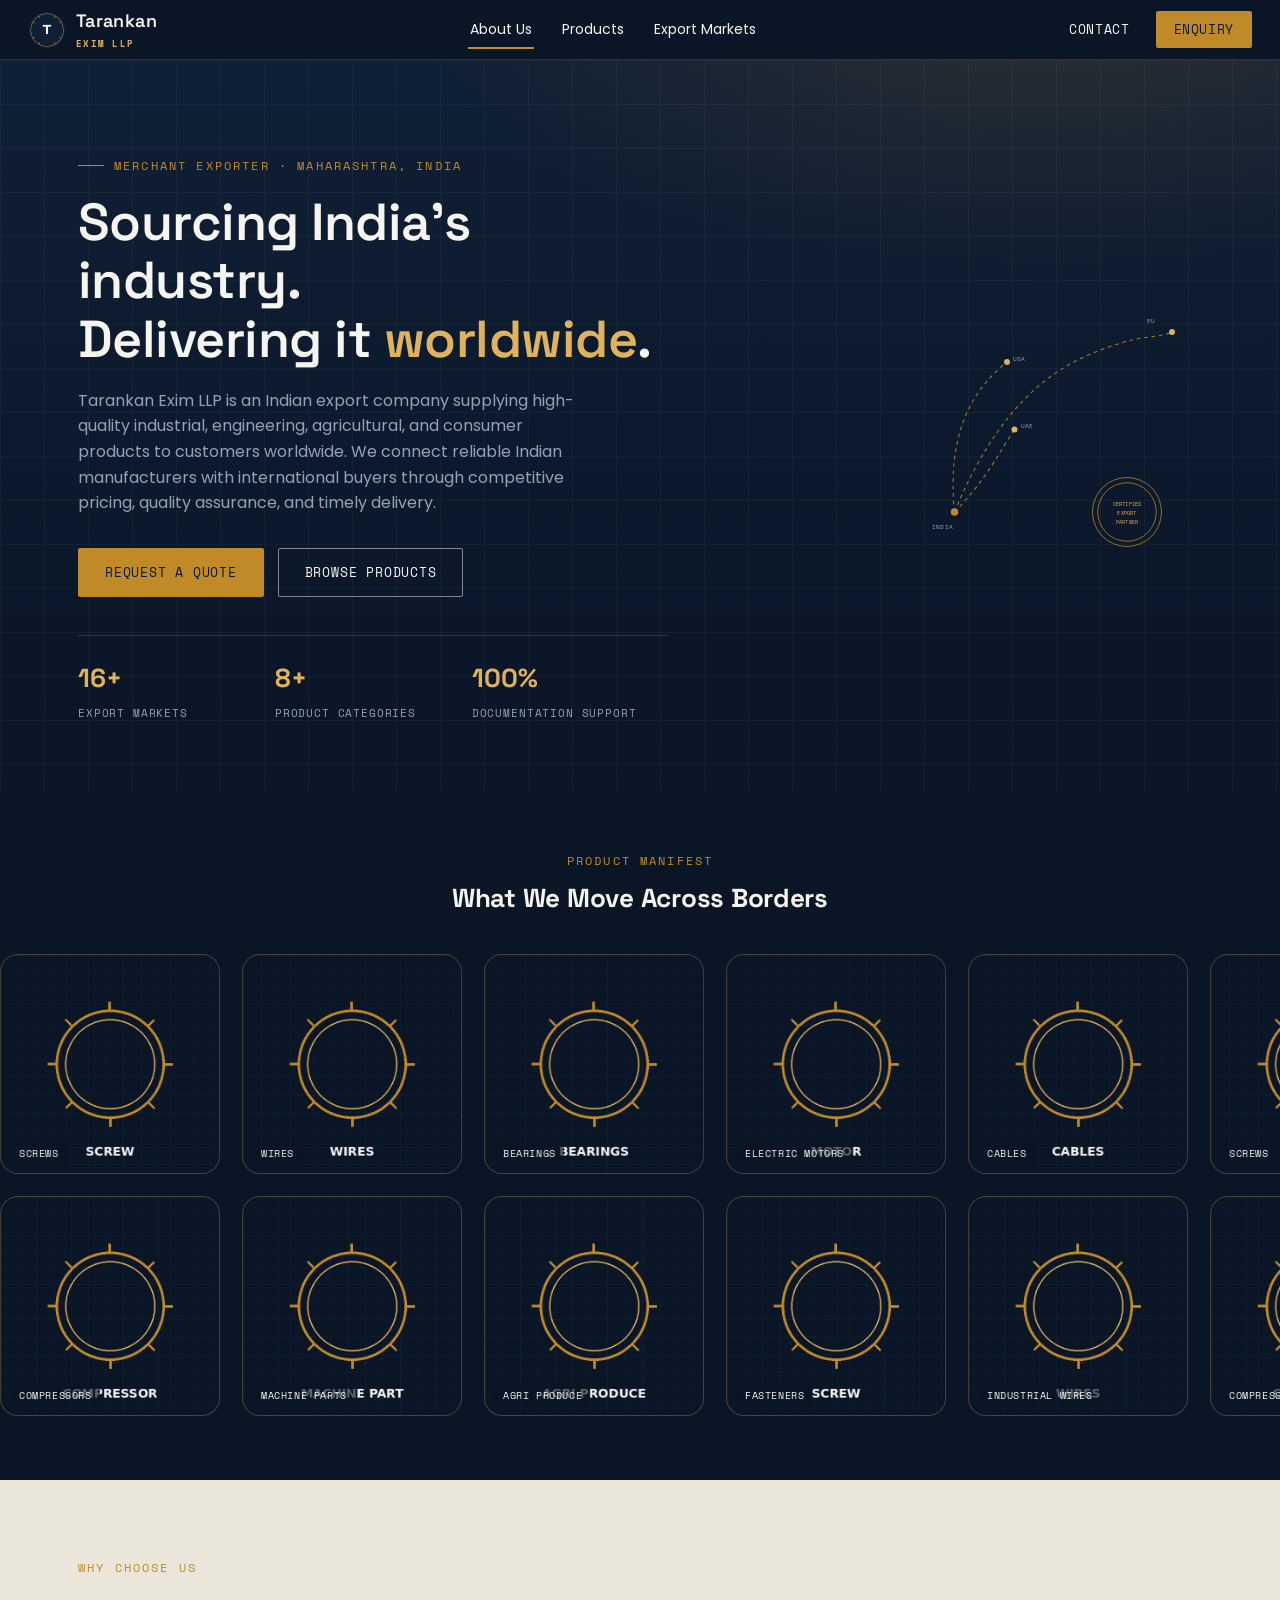
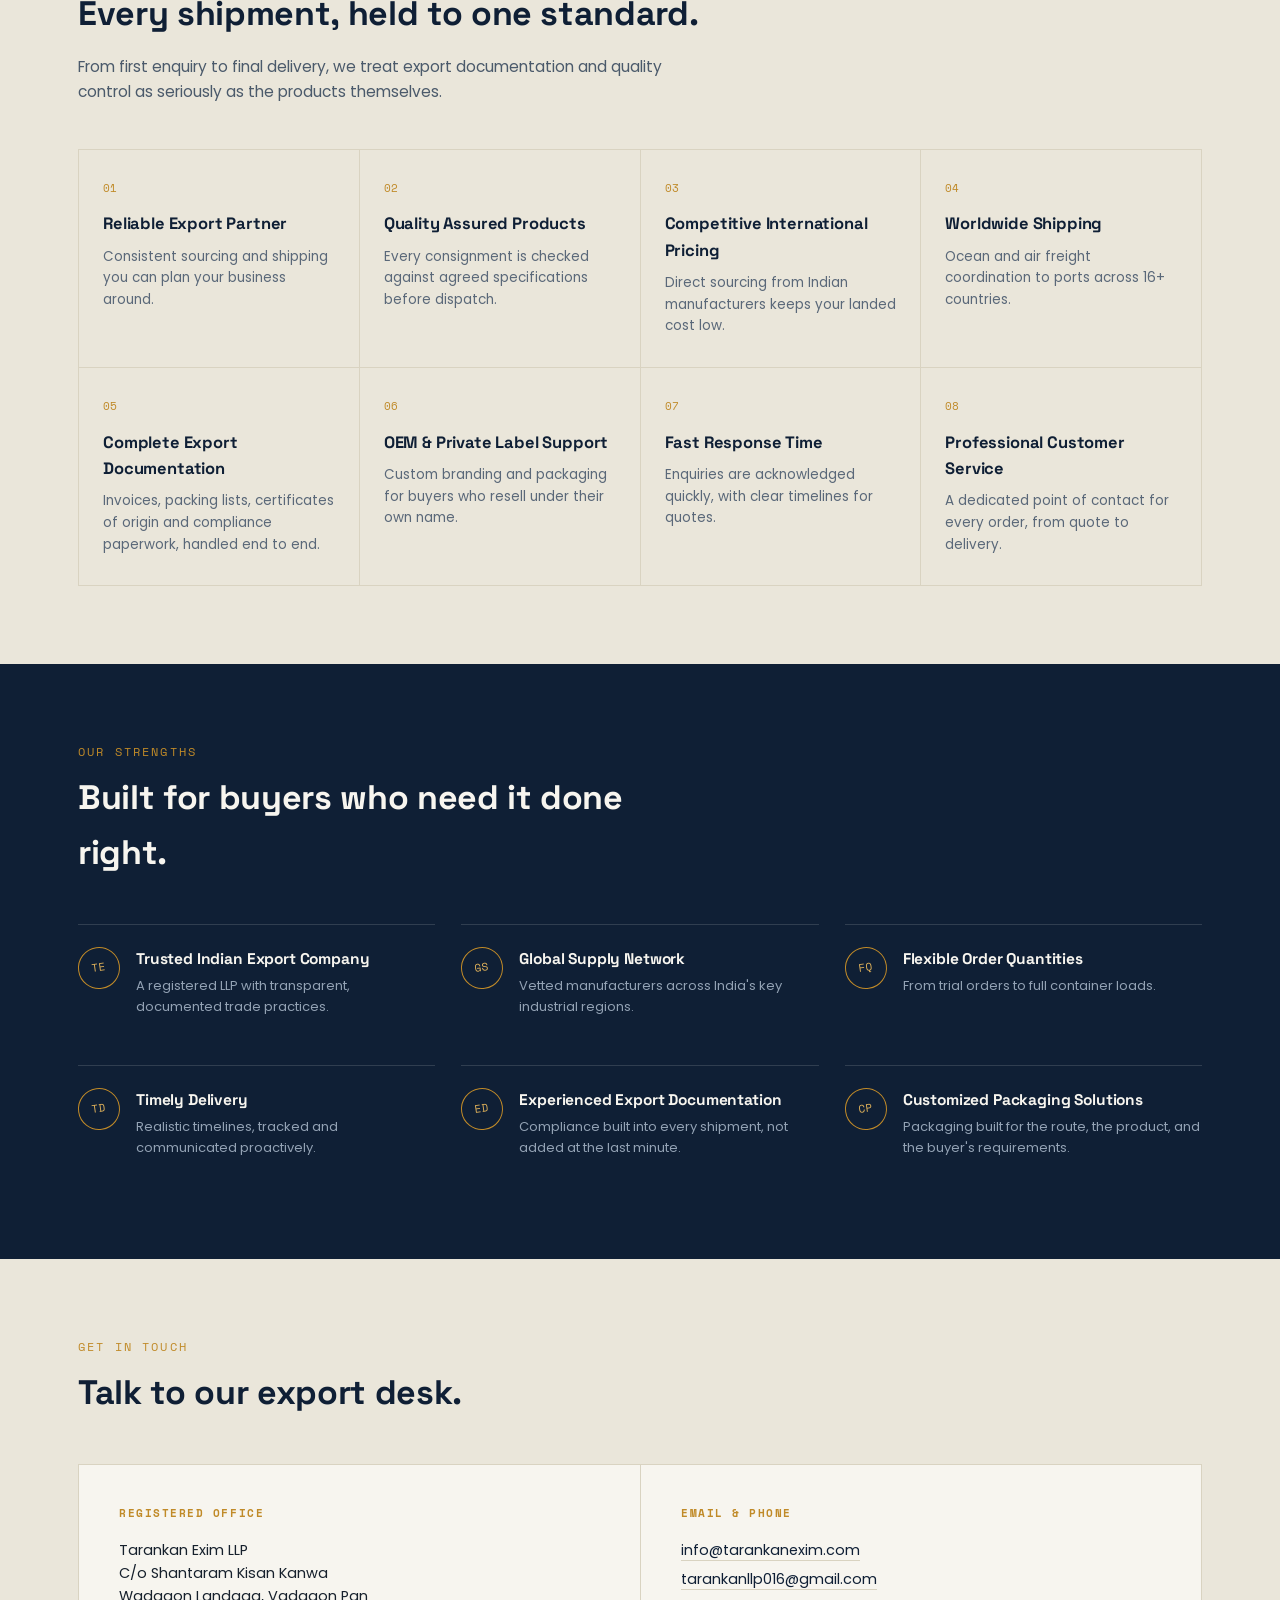
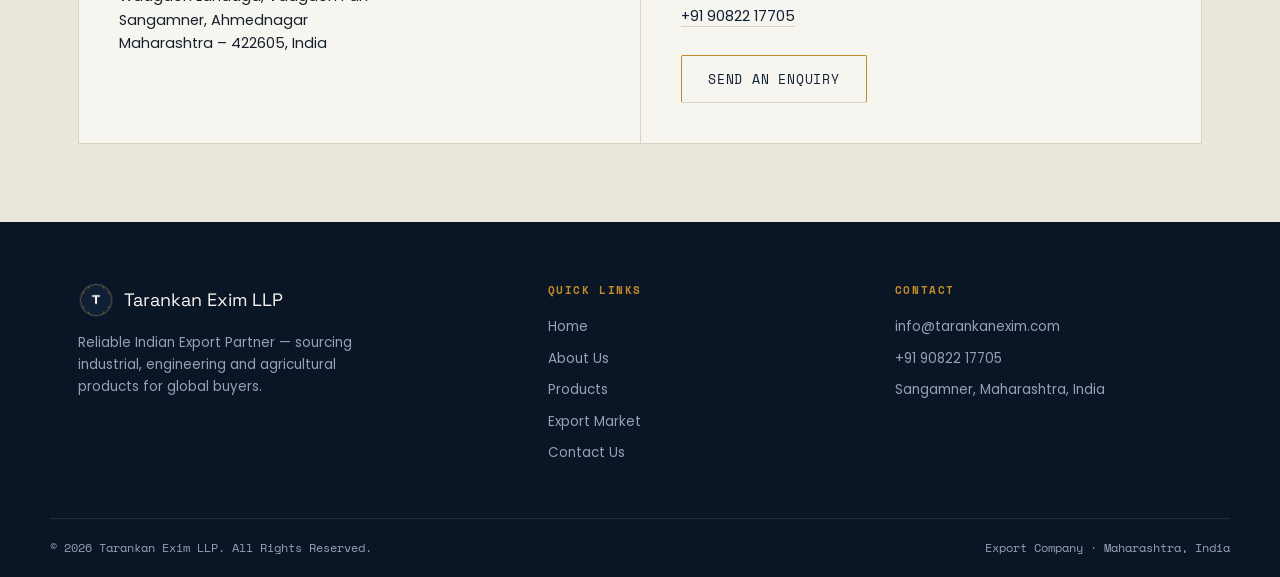
<file: index.html>
<!DOCTYPE html>
<html lang="en">
<head>
<meta charset="UTF-8">
<meta name="viewport" content="width=device-width, initial-scale=1.0">
<title>Tarankan Exim LLP | Indian Export Company &amp; Merchant Exporter</title>
<meta name="description" content="Tarankan Exim LLP is an Indian export company and merchant exporter based in Maharashtra, supplying industrial, engineering and agricultural products to global buyers.">
<link rel="preconnect" href="https://fonts.googleapis.com">
<link rel="preconnect" href="https://fonts.gstatic.com" crossorigin>
<link href="https://fonts.googleapis.com/css2?family=Space+Grotesk:wght@500;600;700&family=Space+Mono:wght@400;700&family=Poppins:wght@300;400;500;600&display=swap" rel="stylesheet">
<link rel="stylesheet" href="style.css">
</head>
<body>

<!-- ================= NAVIGATION ================= -->
<nav class="navigation-bar">
  <div class="navigation-bar-box" id="navigation-bar-box1">
    <div class="navigation-bar-box-logo">
      <a href="index.html"><img id="tarankan-navigation-logo" src="Assets/Logo/tarankan-navigation-logo.png" alt="Tarankan Exim LLP logo"></a>
      <a href="index.html" style="text-decoration:none;">
        <span class="tarankan-logo-text">Tarankan
          <span class="tarankan-logo-tag">Exim LLP</span>
        </span>
      </a>
    </div>
    <div class="mobile-bar">
      <button class="mobile-menu-icon" id="mobile-menu-icon" aria-label="Open menu">
        <span></span><span></span><span></span>
      </button>
    </div>
  </div>

  <div class="navigation-bar-box" id="navigation-bar-box2">
    <div class="nav-hover-item"><a href="about-us.html" id="about-us-link" class="active">About Us</a></div>
    <div class="nav-hover-item"><a href="products.html" id="products-link">Products</a></div>
    <div class="nav-hover-item"><a href="export-markets.html" id="export-markets-link">Export Markets</a></div>
  </div>

  <div class="navigation-bar-box" id="navigation-bar-box3">
    <span><a href="contact.html">Contact</a></span>
    <span><a href="enquiry.html" id="enquiry-nav-link">Enquiry</a></span>
  </div>
</nav>

<!-- Desktop hover boxes -->
<div id="about-us-hover-box" class="hover-box">
  <span class="hover-box-title">About Tarankan Exim LLP</span>
  <p>Tarankan Exim LLP is a registered Limited Liability Partnership based in Maharashtra, India. We specialize in sourcing and exporting quality products from India to international markets. Our focus is on building long-term relationships through reliability, transparency, and customer satisfaction. Whether you require industrial products, engineering components, agricultural commodities, or customized export solutions, we ensure every shipment meets international standards.</p>
  <a href="about-us.html" class="hover-box-link">Read more about us &rarr;</a>
</div>

<div id="products-hover-box" class="hover-box">
  <span class="hover-box-title">Our Product Range</span>
  <div class="products-columns">
    <a href="products.html">Screws &amp; Fasteners</a>
    <a href="products.html">Bearings</a>
    <a href="products.html">Industrial Wires</a>
    <a href="products.html">Cables</a>
    <a href="products.html">Electric Motors</a>
    <a href="products.html">Compressors</a>
    <a href="products.html">Machine Parts</a>
    <a href="products.html">Agricultural Produce</a>
  </div>
  <a href="products.html" class="hover-box-link">View all products &rarr;</a>
</div>

<div id="export-markets-hover-box" class="hover-box">
  <span class="hover-box-title">Tarankan Exim LLP serves customers across</span>
  <div class="markets-grid">
    <span>USA</span><span>Canada</span><span>UK</span><span>Germany</span>
    <span>France</span><span>Netherlands</span><span>UAE</span><span>Saudi Arabia</span>
    <span>Oman</span><span>Kuwait</span><span>Singapore</span><span>Malaysia</span>
    <span>Vietnam</span><span>Australia</span><span>South Africa</span><span>Kenya</span>
  </div>
  <a href="export-markets.html" class="hover-box-link">Explore export markets &rarr;</a>
</div>

<!-- Mobile sidebar -->
<div class="sidebar-overlay" id="sidebar-overlay"></div>
<aside class="mobile-sidebar" id="mobile-sidebar">
  <button class="mobile-sidebar-close" id="mobile-sidebar-close" aria-label="Close menu">&times;</button>
  <div class="mobile-sidebar-logo">
    <img src="Assets/Logo/tarankan-navigation-logo.png" alt="Tarankan Exim LLP logo">
    <span>Tarankan Exim LLP</span>
  </div>
  <nav class="mobile-sidebar-links">
    <a href="about-us.html">About Us</a>
    <a href="products.html">Products</a>
    <a href="export-markets.html">Export Markets</a>
    <a href="contact.html">Contact</a>
    <a href="enquiry.html">Enquiry</a>
  </nav>
  <div class="mobile-sidebar-cta">
    <a href="enquiry.html" class="btn btn-brass" style="width:100%; justify-content:center;">Send Enquiry</a>
  </div>
</aside>

<!-- ================= HERO ================= -->
<header class="hero">
  <div class="wrap hero-inner">
    <div>
      <div class="hero-eyebrow"><span class="eyebrow">Merchant Exporter · Maharashtra, India</span></div>
      <h1>Sourcing India's industry.<br>Delivering it <em>worldwide</em>.</h1>
      <p class="lede">Tarankan Exim LLP is an Indian export company supplying high-quality industrial, engineering, agricultural, and consumer products to customers worldwide. We connect reliable Indian manufacturers with international buyers through competitive pricing, quality assurance, and timely delivery.</p>
      <div class="hero-actions">
        <a href="enquiry.html" class="btn btn-brass">Request a Quote</a>
        <a href="products.html" class="btn btn-outline-light">Browse Products</a>
      </div>
      <div class="hero-stats">
        <div><strong>16+</strong><span>Export Markets</span></div>
        <div><strong>8+</strong><span>Product Categories</span></div>
        <div><strong>100%</strong><span>Documentation Support</span></div>
      </div>
    </div>

    <div class="trade-lane" aria-hidden="true">
      <svg viewBox="0 0 400 400">
        <path class="lane-path" d="M70,300 C120,180 180,120 250,90 S 340,70 360,60"></path>
        <path class="lane-path" d="M70,300 C110,260 130,220 150,190" style="animation-delay:-4s;"></path>
        <path class="lane-path" d="M70,300 C60,200 90,140 140,100" style="animation-delay:-9s;"></path>
        <circle class="lane-node origin" cx="70" cy="300" r="5"></circle>
        <text x="40" y="322">INDIA</text>
        <circle class="lane-node" cx="360" cy="60" r="4"></circle>
        <text x="326" y="48">EU</text>
        <circle class="lane-node" cx="150" cy="190" r="4"></circle>
        <text x="158" y="188">UAE</text>
        <circle class="lane-node" cx="140" cy="100" r="4"></circle>
        <text x="148" y="98">USA</text>
        <circle class="stamp" cx="300" cy="300" r="46"></circle>
        <circle class="stamp" cx="300" cy="300" r="39"></circle>
        <text class="stamp-text" x="300" y="292" text-anchor="middle">CERTIFIED</text>
        <text class="stamp-text" x="300" y="304" text-anchor="middle">EXPORT</text>
        <text class="stamp-text" x="300" y="316" text-anchor="middle">PARTNER</text>
      </svg>
    </div>
  </div>
</header>

<!-- ================= SLIDING PRODUCT BOXES ================= -->
<section class="marquee-section">
  <div class="wrap marquee-heading">
    <span class="eyebrow">Product Manifest</span>
    <h2>What We Move Across Borders</h2>
  </div>
  <div class="marquee-track">
    <div class="marquee-row row-left" id="marquee-row-top"></div>
    <div class="marquee-row row-right" id="marquee-row-bottom"></div>
  </div>
</section>

<!-- ================= WHY CHOOSE US ================= -->
<section class="section section-paper">
  <div class="wrap">
    <div class="section-head">
      <span class="eyebrow">Why Choose Us</span>
      <h2>Every shipment, held to one standard.</h2>
      <p class="section-lede">From first enquiry to final delivery, we treat export documentation and quality control as seriously as the products themselves.</p>
    </div>
    <div class="grid-cards">
      <div class="card"><span class="card-index">01</span><h3>Reliable Export Partner</h3><p>Consistent sourcing and shipping you can plan your business around.</p></div>
      <div class="card"><span class="card-index">02</span><h3>Quality Assured Products</h3><p>Every consignment is checked against agreed specifications before dispatch.</p></div>
      <div class="card"><span class="card-index">03</span><h3>Competitive International Pricing</h3><p>Direct sourcing from Indian manufacturers keeps your landed cost low.</p></div>
      <div class="card"><span class="card-index">04</span><h3>Worldwide Shipping</h3><p>Ocean and air freight coordination to ports across 16+ countries.</p></div>
      <div class="card"><span class="card-index">05</span><h3>Complete Export Documentation</h3><p>Invoices, packing lists, certificates of origin and compliance paperwork, handled end to end.</p></div>
      <div class="card"><span class="card-index">06</span><h3>OEM &amp; Private Label Support</h3><p>Custom branding and packaging for buyers who resell under their own name.</p></div>
      <div class="card"><span class="card-index">07</span><h3>Fast Response Time</h3><p>Enquiries are acknowledged quickly, with clear timelines for quotes.</p></div>
      <div class="card"><span class="card-index">08</span><h3>Professional Customer Service</h3><p>A dedicated point of contact for every order, from quote to delivery.</p></div>
    </div>
  </div>
</section>

<!-- ================= OUR STRENGTHS ================= -->
<section class="section section-dark">
  <div class="wrap">
    <div class="section-head">
      <span class="eyebrow">Our Strengths</span>
      <h2>Built for buyers who need it done right.</h2>
    </div>
    <div class="strengths-grid">
      <div class="strength-item"><div class="stamp-mini">TE</div><div><h3>Trusted Indian Export Company</h3><p>A registered LLP with transparent, documented trade practices.</p></div></div>
      <div class="strength-item"><div class="stamp-mini">GS</div><div><h3>Global Supply Network</h3><p>Vetted manufacturers across India's key industrial regions.</p></div></div>
      <div class="strength-item"><div class="stamp-mini">FQ</div><div><h3>Flexible Order Quantities</h3><p>From trial orders to full container loads.</p></div></div>
      <div class="strength-item"><div class="stamp-mini">TD</div><div><h3>Timely Delivery</h3><p>Realistic timelines, tracked and communicated proactively.</p></div></div>
      <div class="strength-item"><div class="stamp-mini">ED</div><div><h3>Experienced Export Documentation</h3><p>Compliance built into every shipment, not added at the last minute.</p></div></div>
      <div class="strength-item"><div class="stamp-mini">CP</div><div><h3>Customized Packaging Solutions</h3><p>Packaging built for the route, the product, and the buyer's requirements.</p></div></div>
    </div>
  </div>
</section>

<!-- ================= CONTACT PREVIEW ================= -->
<section class="section section-paper">
  <div class="wrap">
    <div class="section-head">
      <span class="eyebrow">Get In Touch</span>
      <h2>Talk to our export desk.</h2>
    </div>
    <div class="contact-panel">
      <div class="contact-block">
        <h3>Registered Office</h3>
        <address>
          Tarankan Exim LLP<br>
          C/o Shantaram Kisan Kanwa<br>
          Wadgaon Landaga, Vadgaon Pan<br>
          Sangamner, Ahmednagar<br>
          Maharashtra – 422605, India
        </address>
      </div>
      <div class="contact-block">
        <h3>Email &amp; Phone</h3>
        <p><a href="mailto:info@tarankanexim.com">info@tarankanexim.com</a></p>
        <p><a href="mailto:tarankanllp016@gmail.com">tarankanllp016@gmail.com</a></p>
        <p style="margin-top:14px;"><a href="tel:+919082217705">+91 90822 17705</a></p>
        <a href="enquiry.html" class="btn btn-outline" style="margin-top:20px;">Send an Enquiry</a>
      </div>
    </div>
  </div>
</section>

<!-- ================= FOOTER ================= -->
<footer class="site-footer">
  <div class="wrap footer-grid">
    <div>
      <div class="footer-brand">
        <img src="Assets/Logo/tarankan-navigation-logo.png" alt="Tarankan Exim LLP logo">
        <span>Tarankan Exim LLP</span>
      </div>
      <p class="footer-tag">Reliable Indian Export Partner — sourcing industrial, engineering and agricultural products for global buyers.</p>
    </div>
    <div class="footer-col">
      <h4>Quick Links</h4>
      <a href="index.html">Home</a>
      <a href="about-us.html">About Us</a>
      <a href="products.html">Products</a>
      <a href="export-markets.html">Export Market</a>
      <a href="contact.html">Contact Us</a>
    </div>
    <div class="footer-col">
      <h4>Contact</h4>
      <p>info@tarankanexim.com</p>
      <p>+91 90822 17705</p>
      <p>Sangamner, Maharashtra, India</p>
    </div>
  </div>
  <div class="wrap footer-bottom">
    <span>&copy; 2026 Tarankan Exim LLP. All Rights Reserved.</span>
    <span>Export Company · Maharashtra, India</span>
  </div>
</footer>

<script src="script.js"></script>
<script src="sliding-boxes.js"></script>
</body>
</html>
</file>
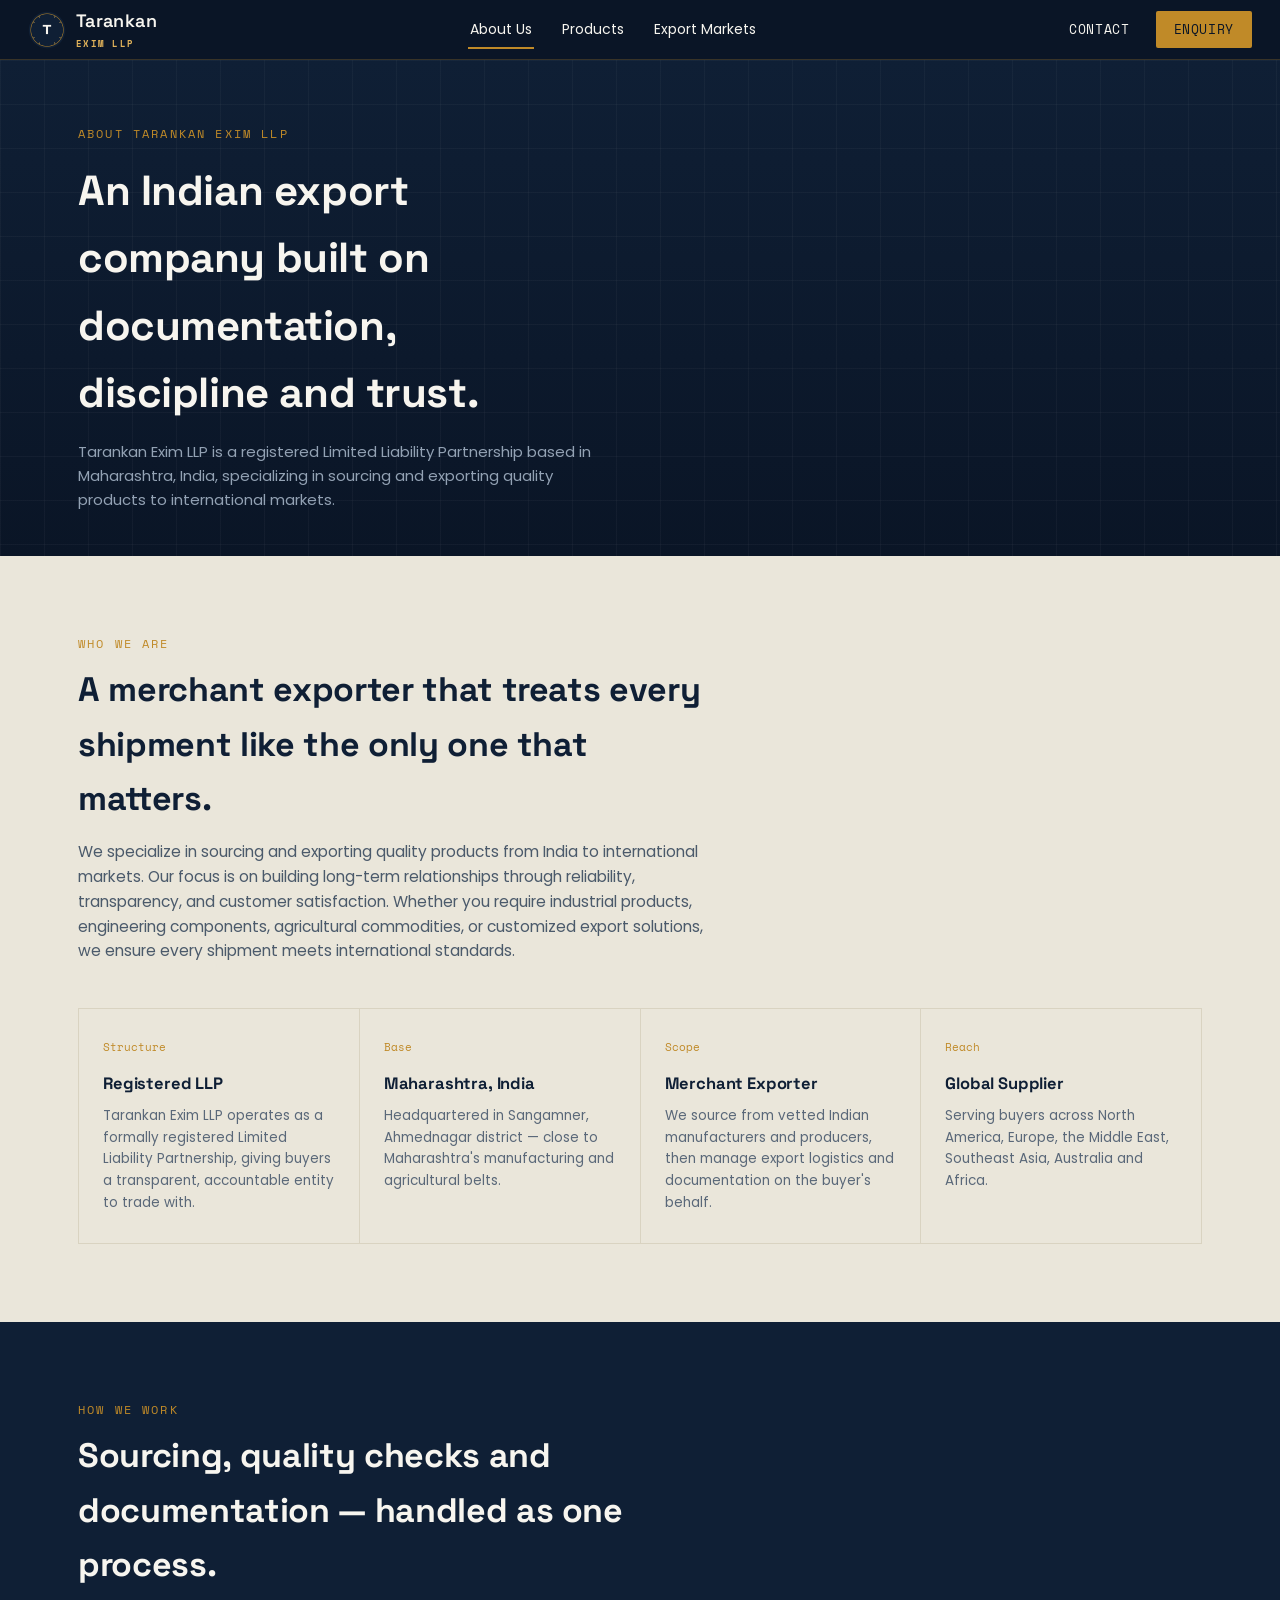
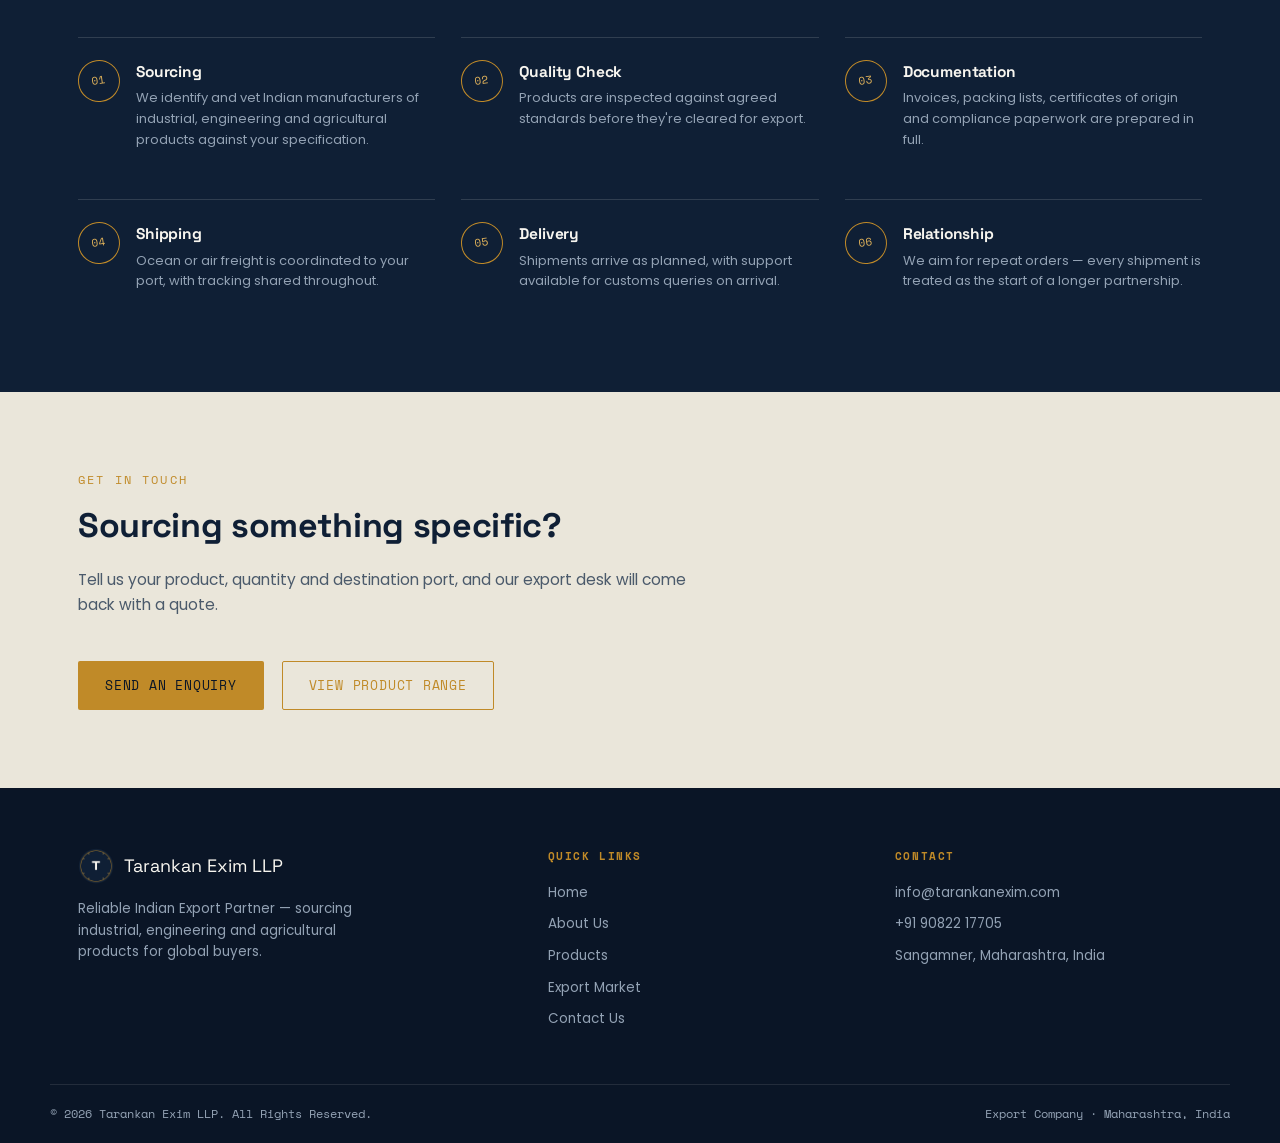
<file: about-us.html>
<!DOCTYPE html>
<html lang="en">
<head>
<meta charset="UTF-8">
<meta name="viewport" content="width=device-width, initial-scale=1.0">
<title>About Us | Tarankan Exim LLP — Indian Export Company</title>
<meta name="description" content="Tarankan Exim LLP is a registered Limited Liability Partnership based in Maharashtra, India, sourcing and exporting industrial, engineering and agricultural products worldwide.">
<link rel="preconnect" href="https://fonts.googleapis.com">
<link rel="preconnect" href="https://fonts.gstatic.com" crossorigin>
<link href="https://fonts.googleapis.com/css2?family=Space+Grotesk:wght@500;600;700&family=Space+Mono:wght@400;700&family=Poppins:wght@300;400;500;600&display=swap" rel="stylesheet">
<link rel="stylesheet" href="style.css">
</head>
<body>

<!-- ================= NAVIGATION ================= -->
<nav class="navigation-bar">
  <div class="navigation-bar-box" id="navigation-bar-box1">
    <div class="navigation-bar-box-logo">
      <a href="index.html"><img id="tarankan-navigation-logo" src="Assets/Logo/tarankan-navigation-logo.png" alt="Tarankan Exim LLP logo"></a>
      <a href="index.html" style="text-decoration:none;">
        <span class="tarankan-logo-text">Tarankan
          <span class="tarankan-logo-tag">Exim LLP</span>
        </span>
      </a>
    </div>
    <div class="mobile-bar">
      <button class="mobile-menu-icon" id="mobile-menu-icon" aria-label="Open menu">
        <span></span><span></span><span></span>
      </button>
    </div>
  </div>

  <div class="navigation-bar-box" id="navigation-bar-box2">
    <div class="nav-hover-item"><a href="about-us.html" id="about-us-link" class="active">About Us</a></div>
    <div class="nav-hover-item"><a href="products.html" id="products-link">Products</a></div>
    <div class="nav-hover-item"><a href="export-markets.html" id="export-markets-link">Export Markets</a></div>
  </div>

  <div class="navigation-bar-box" id="navigation-bar-box3">
    <span><a href="contact.html">Contact</a></span>
    <span><a href="enquiry.html" id="enquiry-nav-link">Enquiry</a></span>
  </div>
</nav>

<!-- Desktop hover boxes -->
<div id="about-us-hover-box" class="hover-box">
  <span class="hover-box-title">About Tarankan Exim LLP</span>
  <p>Tarankan Exim LLP is a registered Limited Liability Partnership based in Maharashtra, India. We specialize in sourcing and exporting quality products from India to international markets. Our focus is on building long-term relationships through reliability, transparency, and customer satisfaction. Whether you require industrial products, engineering components, agricultural commodities, or customized export solutions, we ensure every shipment meets international standards.</p>
  <a href="about-us.html" class="hover-box-link">Read more about us &rarr;</a>
</div>

<div id="products-hover-box" class="hover-box">
  <span class="hover-box-title">Our Product Range</span>
  <div class="products-columns">
    <a href="products.html">Screws &amp; Fasteners</a>
    <a href="products.html">Bearings</a>
    <a href="products.html">Industrial Wires</a>
    <a href="products.html">Cables</a>
    <a href="products.html">Electric Motors</a>
    <a href="products.html">Compressors</a>
    <a href="products.html">Machine Parts</a>
    <a href="products.html">Agricultural Produce</a>
  </div>
  <a href="products.html" class="hover-box-link">View all products &rarr;</a>
</div>

<div id="export-markets-hover-box" class="hover-box">
  <span class="hover-box-title">Tarankan Exim LLP serves customers across</span>
  <div class="markets-grid">
    <span>USA</span><span>Canada</span><span>UK</span><span>Germany</span>
    <span>France</span><span>Netherlands</span><span>UAE</span><span>Saudi Arabia</span>
    <span>Oman</span><span>Kuwait</span><span>Singapore</span><span>Malaysia</span>
    <span>Vietnam</span><span>Australia</span><span>South Africa</span><span>Kenya</span>
  </div>
  <a href="export-markets.html" class="hover-box-link">Explore export markets &rarr;</a>
</div>

<!-- Mobile sidebar -->
<div class="sidebar-overlay" id="sidebar-overlay"></div>
<aside class="mobile-sidebar" id="mobile-sidebar">
  <button class="mobile-sidebar-close" id="mobile-sidebar-close" aria-label="Close menu">&times;</button>
  <div class="mobile-sidebar-logo">
    <img src="Assets/Logo/tarankan-navigation-logo.png" alt="Tarankan Exim LLP logo">
    <span>Tarankan Exim LLP</span>
  </div>
  <nav class="mobile-sidebar-links">
    <a href="about-us.html">About Us</a>
    <a href="products.html">Products</a>
    <a href="export-markets.html">Export Markets</a>
    <a href="contact.html">Contact</a>
    <a href="enquiry.html">Enquiry</a>
  </nav>
  <div class="mobile-sidebar-cta">
    <a href="enquiry.html" class="btn btn-brass" style="width:100%; justify-content:center;">Send Enquiry</a>
  </div>
</aside>




<header class="page-header">
  <div class="wrap">
    <span class="eyebrow">About Tarankan Exim LLP</span>
    <h1>An Indian export company built on documentation, discipline and trust.</h1>
    <p>Tarankan Exim LLP is a registered Limited Liability Partnership based in Maharashtra, India, specializing in sourcing and exporting quality products to international markets.</p>
  </div>
</header>

<section class="section section-paper">
  <div class="wrap">
    <div class="section-head">
      <span class="eyebrow">Who We Are</span>
      <h2>A merchant exporter that treats every shipment like the only one that matters.</h2>
      <p class="section-lede">We specialize in sourcing and exporting quality products from India to international markets. Our focus is on building long-term relationships through reliability, transparency, and customer satisfaction. Whether you require industrial products, engineering components, agricultural commodities, or customized export solutions, we ensure every shipment meets international standards.</p>
    </div>

    <div class="grid-cards">
      <div class="card">
        <span class="card-index">Structure</span>
        <h3>Registered LLP</h3>
        <p>Tarankan Exim LLP operates as a formally registered Limited Liability Partnership, giving buyers a transparent, accountable entity to trade with.</p>
      </div>
      <div class="card">
        <span class="card-index">Base</span>
        <h3>Maharashtra, India</h3>
        <p>Headquartered in Sangamner, Ahmednagar district — close to Maharashtra's manufacturing and agricultural belts.</p>
      </div>
      <div class="card">
        <span class="card-index">Scope</span>
        <h3>Merchant Exporter</h3>
        <p>We source from vetted Indian manufacturers and producers, then manage export logistics and documentation on the buyer's behalf.</p>
      </div>
      <div class="card">
        <span class="card-index">Reach</span>
        <h3>Global Supplier</h3>
        <p>Serving buyers across North America, Europe, the Middle East, Southeast Asia, Australia and Africa.</p>
      </div>
    </div>
  </div>
</section>

<section class="section section-dark">
  <div class="wrap">
    <div class="section-head">
      <span class="eyebrow">How We Work</span>
      <h2>Sourcing, quality checks and documentation — handled as one process.</h2>
    </div>
    <div class="strengths-grid">
      <div class="strength-item"><div class="stamp-mini">01</div><div><h3>Sourcing</h3><p>We identify and vet Indian manufacturers of industrial, engineering and agricultural products against your specification.</p></div></div>
      <div class="strength-item"><div class="stamp-mini">02</div><div><h3>Quality Check</h3><p>Products are inspected against agreed standards before they're cleared for export.</p></div></div>
      <div class="strength-item"><div class="stamp-mini">03</div><div><h3>Documentation</h3><p>Invoices, packing lists, certificates of origin and compliance paperwork are prepared in full.</p></div></div>
      <div class="strength-item"><div class="stamp-mini">04</div><div><h3>Shipping</h3><p>Ocean or air freight is coordinated to your port, with tracking shared throughout.</p></div></div>
      <div class="strength-item"><div class="stamp-mini">05</div><div><h3>Delivery</h3><p>Shipments arrive as planned, with support available for customs queries on arrival.</p></div></div>
      <div class="strength-item"><div class="stamp-mini">06</div><div><h3>Relationship</h3><p>We aim for repeat orders — every shipment is treated as the start of a longer partnership.</p></div></div>
    </div>
  </div>
</section>

<section class="section section-paper">
  <div class="wrap">
    <div class="section-head">
      <span class="eyebrow">Get In Touch</span>
      <h2>Sourcing something specific?</h2>
      <p class="section-lede">Tell us your product, quantity and destination port, and our export desk will come back with a quote.</p>
    </div>
    <a href="enquiry.html" class="btn btn-brass">Send an Enquiry</a>
    <a href="products.html" class="btn btn-outline" style="margin-left:14px;">View Product Range</a>
  </div>
</section>


<!-- ================= FOOTER ================= -->
<footer class="site-footer">
  <div class="wrap footer-grid">
    <div>
      <div class="footer-brand">
        <img src="Assets/Logo/tarankan-navigation-logo.png" alt="Tarankan Exim LLP logo">
        <span>Tarankan Exim LLP</span>
      </div>
      <p class="footer-tag">Reliable Indian Export Partner — sourcing industrial, engineering and agricultural products for global buyers.</p>
    </div>
    <div class="footer-col">
      <h4>Quick Links</h4>
      <a href="index.html">Home</a>
      <a href="about-us.html">About Us</a>
      <a href="products.html">Products</a>
      <a href="export-markets.html">Export Market</a>
      <a href="contact.html">Contact Us</a>
    </div>
    <div class="footer-col">
      <h4>Contact</h4>
      <p>info@tarankanexim.com</p>
      <p>+91 90822 17705</p>
      <p>Sangamner, Maharashtra, India</p>
    </div>
  </div>
  <div class="wrap footer-bottom">
    <span>&copy; 2026 Tarankan Exim LLP. All Rights Reserved.</span>
    <span>Export Company · Maharashtra, India</span>
  </div>
</footer>



<script src="script.js"></script>
</body>
</html>
</file>
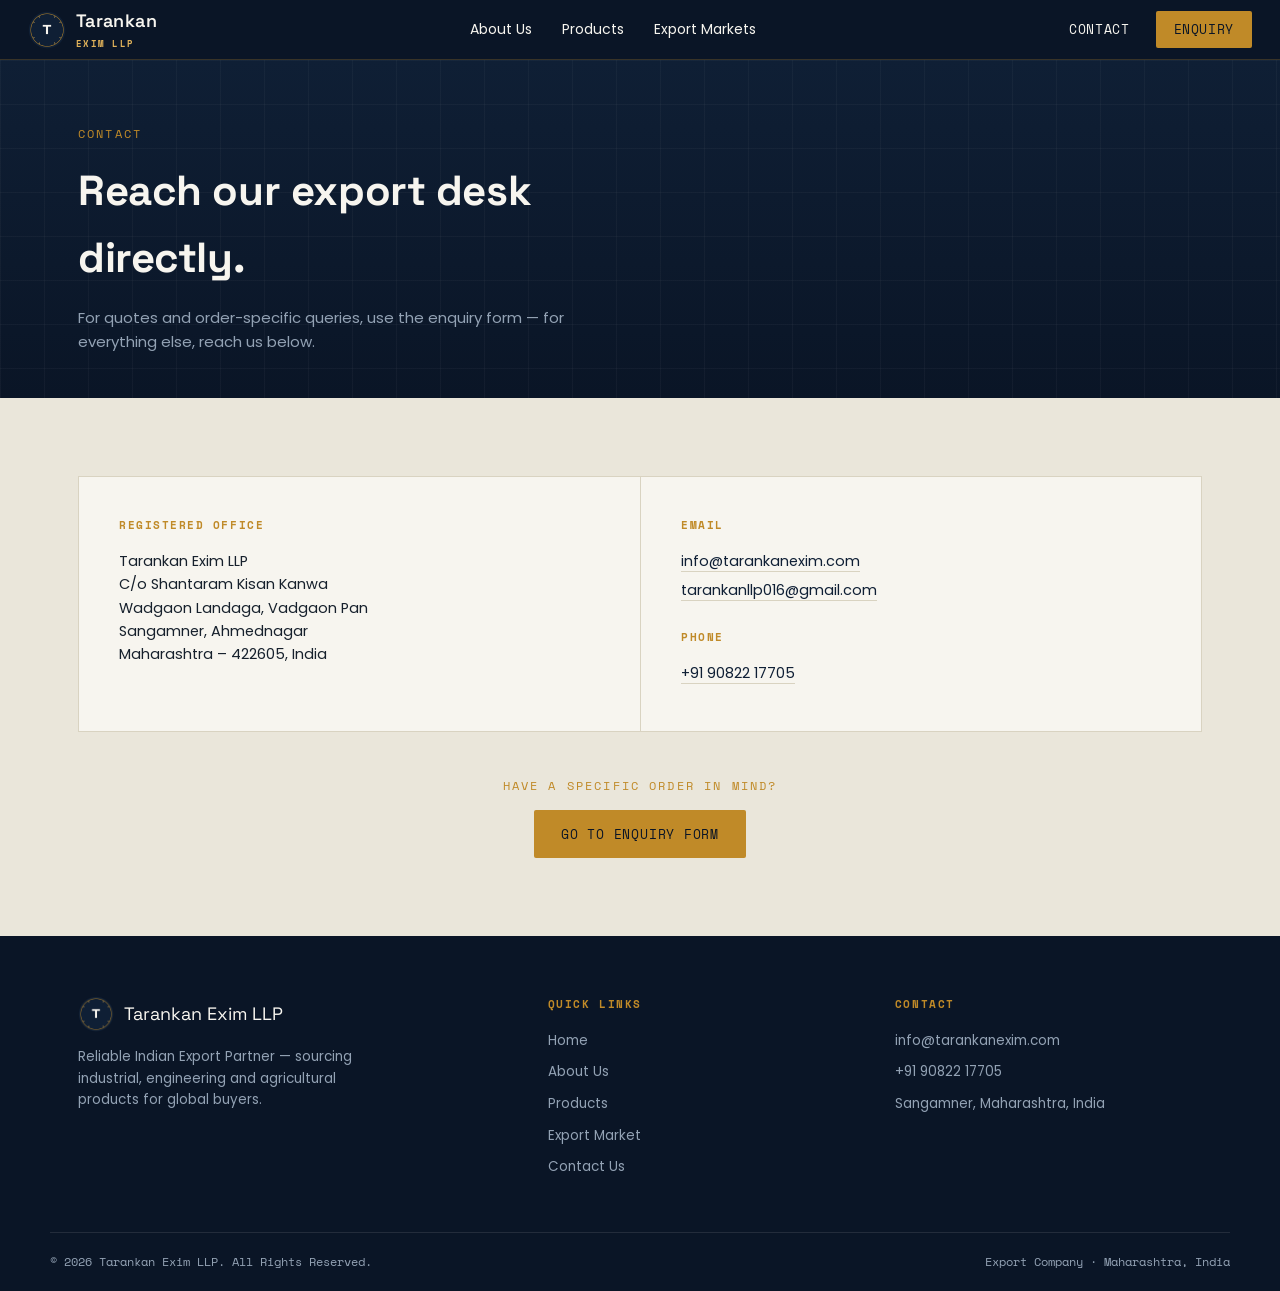
<file: contact.html>
<!DOCTYPE html>
<html lang="en">
<head>
<meta charset="UTF-8">
<meta name="viewport" content="width=device-width, initial-scale=1.0">
<title>Contact | Tarankan Exim LLP</title>
<meta name="description" content="Contact Tarankan Exim LLP, Indian export company based in Sangamner, Maharashtra — email, phone and registered office details.">
<link rel="preconnect" href="https://fonts.googleapis.com">
<link rel="preconnect" href="https://fonts.gstatic.com" crossorigin>
<link href="https://fonts.googleapis.com/css2?family=Space+Grotesk:wght@500;600;700&family=Space+Mono:wght@400;700&family=Poppins:wght@300;400;500;600&display=swap" rel="stylesheet">
<link rel="stylesheet" href="style.css">
</head>
<body>

<!-- ================= NAVIGATION ================= -->
<nav class="navigation-bar">
  <div class="navigation-bar-box" id="navigation-bar-box1">
    <div class="navigation-bar-box-logo">
      <a href="index.html"><img id="tarankan-navigation-logo" src="Assets/Logo/tarankan-navigation-logo.png" alt="Tarankan Exim LLP logo"></a>
      <a href="index.html" style="text-decoration:none;">
        <span class="tarankan-logo-text">Tarankan
          <span class="tarankan-logo-tag">Exim LLP</span>
        </span>
      </a>
    </div>
    <div class="mobile-bar">
      <button class="mobile-menu-icon" id="mobile-menu-icon" aria-label="Open menu">
        <span></span><span></span><span></span>
      </button>
    </div>
  </div>

  <div class="navigation-bar-box" id="navigation-bar-box2">
    <div class="nav-hover-item"><a href="about-us.html" id="about-us-link">About Us</a></div>
    <div class="nav-hover-item"><a href="products.html" id="products-link">Products</a></div>
    <div class="nav-hover-item"><a href="export-markets.html" id="export-markets-link">Export Markets</a></div>
  </div>

  <div class="navigation-bar-box" id="navigation-bar-box3">
    <span><a href="contact.html">Contact</a></span>
    <span><a href="enquiry.html" id="enquiry-nav-link">Enquiry</a></span>
  </div>
</nav>

<!-- Desktop hover boxes -->
<div id="about-us-hover-box" class="hover-box">
  <span class="hover-box-title">About Tarankan Exim LLP</span>
  <p>Tarankan Exim LLP is a registered Limited Liability Partnership based in Maharashtra, India. We specialize in sourcing and exporting quality products from India to international markets. Our focus is on building long-term relationships through reliability, transparency, and customer satisfaction. Whether you require industrial products, engineering components, agricultural commodities, or customized export solutions, we ensure every shipment meets international standards.</p>
  <a href="about-us.html" class="hover-box-link">Read more about us &rarr;</a>
</div>

<div id="products-hover-box" class="hover-box">
  <span class="hover-box-title">Our Product Range</span>
  <div class="products-columns">
    <a href="products.html">Screws &amp; Fasteners</a>
    <a href="products.html">Bearings</a>
    <a href="products.html">Industrial Wires</a>
    <a href="products.html">Cables</a>
    <a href="products.html">Electric Motors</a>
    <a href="products.html">Compressors</a>
    <a href="products.html">Machine Parts</a>
    <a href="products.html">Agricultural Produce</a>
  </div>
  <a href="products.html" class="hover-box-link">View all products &rarr;</a>
</div>

<div id="export-markets-hover-box" class="hover-box">
  <span class="hover-box-title">Tarankan Exim LLP serves customers across</span>
  <div class="markets-grid">
    <span>USA</span><span>Canada</span><span>UK</span><span>Germany</span>
    <span>France</span><span>Netherlands</span><span>UAE</span><span>Saudi Arabia</span>
    <span>Oman</span><span>Kuwait</span><span>Singapore</span><span>Malaysia</span>
    <span>Vietnam</span><span>Australia</span><span>South Africa</span><span>Kenya</span>
  </div>
  <a href="export-markets.html" class="hover-box-link">Explore export markets &rarr;</a>
</div>

<!-- Mobile sidebar -->
<div class="sidebar-overlay" id="sidebar-overlay"></div>
<aside class="mobile-sidebar" id="mobile-sidebar">
  <button class="mobile-sidebar-close" id="mobile-sidebar-close" aria-label="Close menu">&times;</button>
  <div class="mobile-sidebar-logo">
    <img src="Assets/Logo/tarankan-navigation-logo.png" alt="Tarankan Exim LLP logo">
    <span>Tarankan Exim LLP</span>
  </div>
  <nav class="mobile-sidebar-links">
    <a href="about-us.html">About Us</a>
    <a href="products.html">Products</a>
    <a href="export-markets.html">Export Markets</a>
    <a href="contact.html">Contact</a>
    <a href="enquiry.html">Enquiry</a>
  </nav>
  <div class="mobile-sidebar-cta">
    <a href="enquiry.html" class="btn btn-brass" style="width:100%; justify-content:center;">Send Enquiry</a>
  </div>
</aside>




<header class="page-header">
  <div class="wrap">
    <span class="eyebrow">Contact</span>
    <h1>Reach our export desk directly.</h1>
    <p>For quotes and order-specific queries, use the enquiry form — for everything else, reach us below.</p>
  </div>
</header>

<section class="section section-paper">
  <div class="wrap">
    <div class="contact-panel">
      <div class="contact-block">
        <h3>Registered Office</h3>
        <address>
          Tarankan Exim LLP<br>
          C/o Shantaram Kisan Kanwa<br>
          Wadgaon Landaga, Vadgaon Pan<br>
          Sangamner, Ahmednagar<br>
          Maharashtra – 422605, India
        </address>
      </div>
      <div class="contact-block">
        <h3>Email</h3>
        <p><a href="mailto:info@tarankanexim.com">info@tarankanexim.com</a></p>
        <p><a href="mailto:tarankanllp016@gmail.com">tarankanllp016@gmail.com</a></p>
        <h3 style="margin-top:26px;">Phone</h3>
        <p><a href="tel:+919082217705">+91 90822 17705</a></p>
      </div>
    </div>

    <div style="margin-top:44px; text-align:center;">
      <span class="eyebrow" style="display:block; margin-bottom:14px;">Have a specific order in mind?</span>
      <a href="enquiry.html" class="btn btn-brass">Go to Enquiry Form</a>
    </div>
  </div>
</section>


<!-- ================= FOOTER ================= -->
<footer class="site-footer">
  <div class="wrap footer-grid">
    <div>
      <div class="footer-brand">
        <img src="Assets/Logo/tarankan-navigation-logo.png" alt="Tarankan Exim LLP logo">
        <span>Tarankan Exim LLP</span>
      </div>
      <p class="footer-tag">Reliable Indian Export Partner — sourcing industrial, engineering and agricultural products for global buyers.</p>
    </div>
    <div class="footer-col">
      <h4>Quick Links</h4>
      <a href="index.html">Home</a>
      <a href="about-us.html">About Us</a>
      <a href="products.html">Products</a>
      <a href="export-markets.html">Export Market</a>
      <a href="contact.html">Contact Us</a>
    </div>
    <div class="footer-col">
      <h4>Contact</h4>
      <p>info@tarankanexim.com</p>
      <p>+91 90822 17705</p>
      <p>Sangamner, Maharashtra, India</p>
    </div>
  </div>
  <div class="wrap footer-bottom">
    <span>&copy; 2026 Tarankan Exim LLP. All Rights Reserved.</span>
    <span>Export Company · Maharashtra, India</span>
  </div>
</footer>



<script src="script.js"></script>
</body>
</html>
</file>
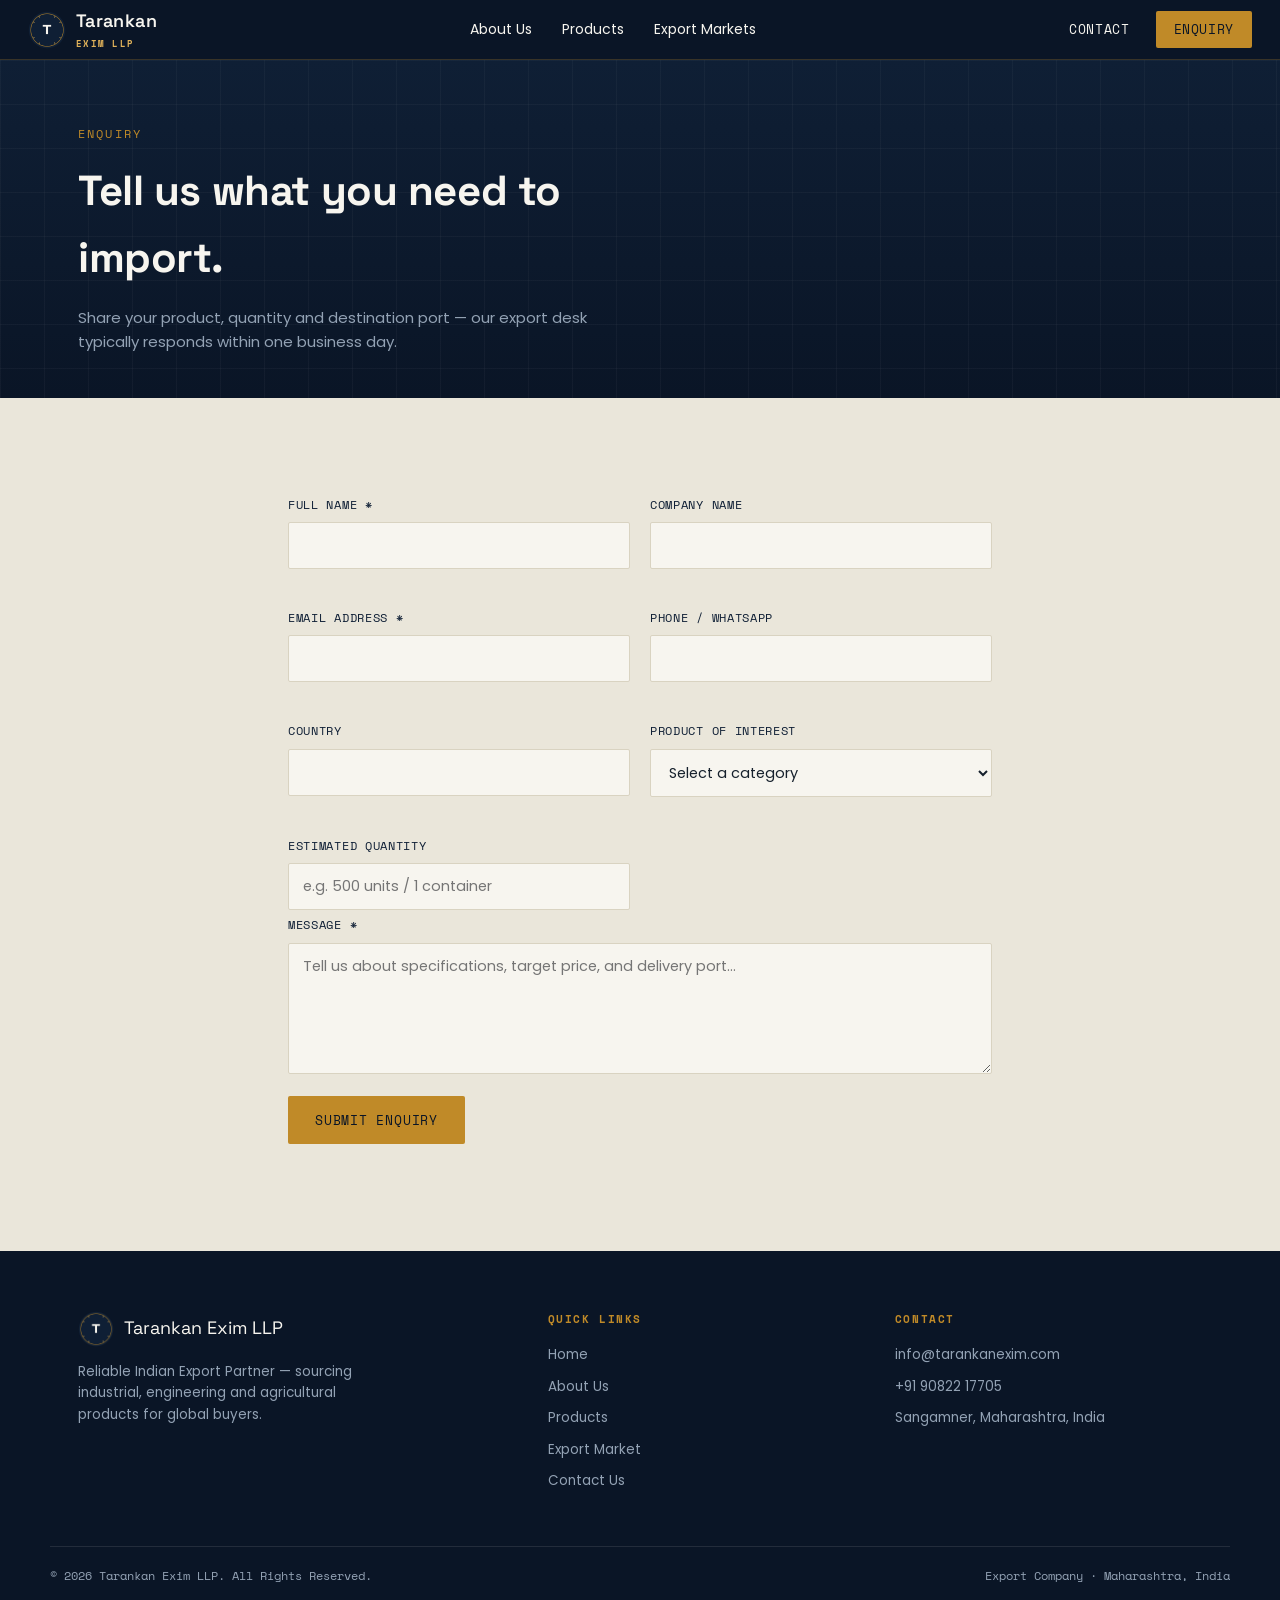
<file: enquiry.html>
<!DOCTYPE html>
<html lang="en">
<head>
<meta charset="UTF-8">
<meta name="viewport" content="width=device-width, initial-scale=1.0">
<title>Enquiry | Tarankan Exim LLP</title>
<meta name="description" content="Send a product enquiry to Tarankan Exim LLP for export quotes on industrial, engineering and agricultural products from India.">
<link rel="preconnect" href="https://fonts.googleapis.com">
<link rel="preconnect" href="https://fonts.gstatic.com" crossorigin>
<link href="https://fonts.googleapis.com/css2?family=Space+Grotesk:wght@500;600;700&family=Space+Mono:wght@400;700&family=Poppins:wght@300;400;500;600&display=swap" rel="stylesheet">
<link rel="stylesheet" href="style.css">
</head>
<body>

<!-- ================= NAVIGATION ================= -->
<nav class="navigation-bar">
  <div class="navigation-bar-box" id="navigation-bar-box1">
    <div class="navigation-bar-box-logo">
      <a href="index.html"><img id="tarankan-navigation-logo" src="Assets/Logo/tarankan-navigation-logo.png" alt="Tarankan Exim LLP logo"></a>
      <a href="index.html" style="text-decoration:none;">
        <span class="tarankan-logo-text">Tarankan
          <span class="tarankan-logo-tag">Exim LLP</span>
        </span>
      </a>
    </div>
    <div class="mobile-bar">
      <button class="mobile-menu-icon" id="mobile-menu-icon" aria-label="Open menu">
        <span></span><span></span><span></span>
      </button>
    </div>
  </div>

  <div class="navigation-bar-box" id="navigation-bar-box2">
    <div class="nav-hover-item"><a href="about-us.html" id="about-us-link">About Us</a></div>
    <div class="nav-hover-item"><a href="products.html" id="products-link">Products</a></div>
    <div class="nav-hover-item"><a href="export-markets.html" id="export-markets-link">Export Markets</a></div>
  </div>

  <div class="navigation-bar-box" id="navigation-bar-box3">
    <span><a href="contact.html">Contact</a></span>
    <span><a href="enquiry.html" id="enquiry-nav-link">Enquiry</a></span>
  </div>
</nav>

<!-- Desktop hover boxes -->
<div id="about-us-hover-box" class="hover-box">
  <span class="hover-box-title">About Tarankan Exim LLP</span>
  <p>Tarankan Exim LLP is a registered Limited Liability Partnership based in Maharashtra, India. We specialize in sourcing and exporting quality products from India to international markets. Our focus is on building long-term relationships through reliability, transparency, and customer satisfaction. Whether you require industrial products, engineering components, agricultural commodities, or customized export solutions, we ensure every shipment meets international standards.</p>
  <a href="about-us.html" class="hover-box-link">Read more about us &rarr;</a>
</div>

<div id="products-hover-box" class="hover-box">
  <span class="hover-box-title">Our Product Range</span>
  <div class="products-columns">
    <a href="products.html">Screws &amp; Fasteners</a>
    <a href="products.html">Bearings</a>
    <a href="products.html">Industrial Wires</a>
    <a href="products.html">Cables</a>
    <a href="products.html">Electric Motors</a>
    <a href="products.html">Compressors</a>
    <a href="products.html">Machine Parts</a>
    <a href="products.html">Agricultural Produce</a>
  </div>
  <a href="products.html" class="hover-box-link">View all products &rarr;</a>
</div>

<div id="export-markets-hover-box" class="hover-box">
  <span class="hover-box-title">Tarankan Exim LLP serves customers across</span>
  <div class="markets-grid">
    <span>USA</span><span>Canada</span><span>UK</span><span>Germany</span>
    <span>France</span><span>Netherlands</span><span>UAE</span><span>Saudi Arabia</span>
    <span>Oman</span><span>Kuwait</span><span>Singapore</span><span>Malaysia</span>
    <span>Vietnam</span><span>Australia</span><span>South Africa</span><span>Kenya</span>
  </div>
  <a href="export-markets.html" class="hover-box-link">Explore export markets &rarr;</a>
</div>

<!-- Mobile sidebar -->
<div class="sidebar-overlay" id="sidebar-overlay"></div>
<aside class="mobile-sidebar" id="mobile-sidebar">
  <button class="mobile-sidebar-close" id="mobile-sidebar-close" aria-label="Close menu">&times;</button>
  <div class="mobile-sidebar-logo">
    <img src="Assets/Logo/tarankan-navigation-logo.png" alt="Tarankan Exim LLP logo">
    <span>Tarankan Exim LLP</span>
  </div>
  <nav class="mobile-sidebar-links">
    <a href="about-us.html">About Us</a>
    <a href="products.html">Products</a>
    <a href="export-markets.html">Export Markets</a>
    <a href="contact.html">Contact</a>
    <a href="enquiry.html">Enquiry</a>
  </nav>
  <div class="mobile-sidebar-cta">
    <a href="enquiry.html" class="btn btn-brass" style="width:100%; justify-content:center;">Send Enquiry</a>
  </div>
</aside>




<header class="page-header">
  <div class="wrap">
    <span class="eyebrow">Enquiry</span>
    <h1>Tell us what you need to import.</h1>
    <p>Share your product, quantity and destination port — our export desk typically responds within one business day.</p>
  </div>
</header>

<section class="section section-paper">
  <div class="wrap" style="max-width:760px;">
    <form id="enquiry-form" novalidate>
      <div class="form-grid">
        <div class="form-field">
          <label for="full-name">Full Name *</label>
          <input type="text" id="full-name" name="full-name" required>
        </div>
        <div class="form-field">
          <label for="company">Company Name</label>
          <input type="text" id="company" name="company">
        </div>
        <div class="form-field">
          <label for="email">Email Address *</label>
          <input type="email" id="email" name="email" required>
        </div>
        <div class="form-field">
          <label for="phone">Phone / WhatsApp</label>
          <input type="tel" id="phone" name="phone">
        </div>
        <div class="form-field">
          <label for="country">Country</label>
          <input type="text" id="country" name="country">
        </div>
        <div class="form-field">
          <label for="product">Product of Interest</label>
          <select id="product" name="product">
            <option value="">Select a category</option>
            <option>Screws &amp; Fasteners</option>
            <option>Bearings</option>
            <option>Industrial Wires</option>
            <option>Cables</option>
            <option>Electric Motors</option>
            <option>Compressors</option>
            <option>Machine Parts</option>
            <option>Agricultural Produce</option>
            <option>Other / Custom Sourcing</option>
          </select>
        </div>
        <div class="form-field">
          <label for="quantity">Estimated Quantity</label>
          <input type="text" id="quantity" name="quantity" placeholder="e.g. 500 units / 1 container">
        </div>
      </div>
      <div class="form-field" style="margin-top:6px;">
        <label for="message">Message *</label>
        <textarea id="message" name="message" rows="5" required placeholder="Tell us about specifications, target price, and delivery port..."></textarea>
      </div>
      <button type="submit" class="btn btn-brass" style="margin-top:22px;">Submit Enquiry</button>
      <p id="enquiry-status" class="form-status"></p>
    </form>
  </div>
</section>

<style>
.form-grid{ display:grid; grid-template-columns:1fr 1fr; gap:20px; }
.form-field{ display:flex; flex-direction:column; gap:8px; margin-top:20px; }
.form-field label{ font-family:var(--font-mono); font-size:11.5px; letter-spacing:.06em; text-transform:uppercase; color:var(--navy); }
.form-field input, .form-field select, .form-field textarea{
  font-family:var(--font-body); font-size:14.5px; color:var(--ink);
  background:var(--white); border:1px solid var(--paper-line); border-radius:2px;
  padding:12px 14px; outline:none; transition:border-color .2s ease;
}
.form-field input:focus, .form-field select:focus, .form-field textarea:focus{ border-color:var(--brass); }
.form-status{ margin-top:16px; font-family:var(--font-mono); font-size:13px; color:var(--brass); min-height:1em; }
@media (max-width:640px){ .form-grid{ grid-template-columns:1fr; } }
</style>

<script>
document.getElementById("enquiry-form").addEventListener("submit", function(e){
  e.preventDefault();
  document.getElementById("enquiry-status").textContent =
    "Thank you \u2014 your enquiry has been noted. Our export desk will reach out shortly. (Connect this form to your email service or CRM to enable live submissions.)";
  this.reset();
});
</script>


<!-- ================= FOOTER ================= -->
<footer class="site-footer">
  <div class="wrap footer-grid">
    <div>
      <div class="footer-brand">
        <img src="Assets/Logo/tarankan-navigation-logo.png" alt="Tarankan Exim LLP logo">
        <span>Tarankan Exim LLP</span>
      </div>
      <p class="footer-tag">Reliable Indian Export Partner — sourcing industrial, engineering and agricultural products for global buyers.</p>
    </div>
    <div class="footer-col">
      <h4>Quick Links</h4>
      <a href="index.html">Home</a>
      <a href="about-us.html">About Us</a>
      <a href="products.html">Products</a>
      <a href="export-markets.html">Export Market</a>
      <a href="contact.html">Contact Us</a>
    </div>
    <div class="footer-col">
      <h4>Contact</h4>
      <p>info@tarankanexim.com</p>
      <p>+91 90822 17705</p>
      <p>Sangamner, Maharashtra, India</p>
    </div>
  </div>
  <div class="wrap footer-bottom">
    <span>&copy; 2026 Tarankan Exim LLP. All Rights Reserved.</span>
    <span>Export Company · Maharashtra, India</span>
  </div>
</footer>



<script src="script.js"></script>
</body>
</html>
</file>
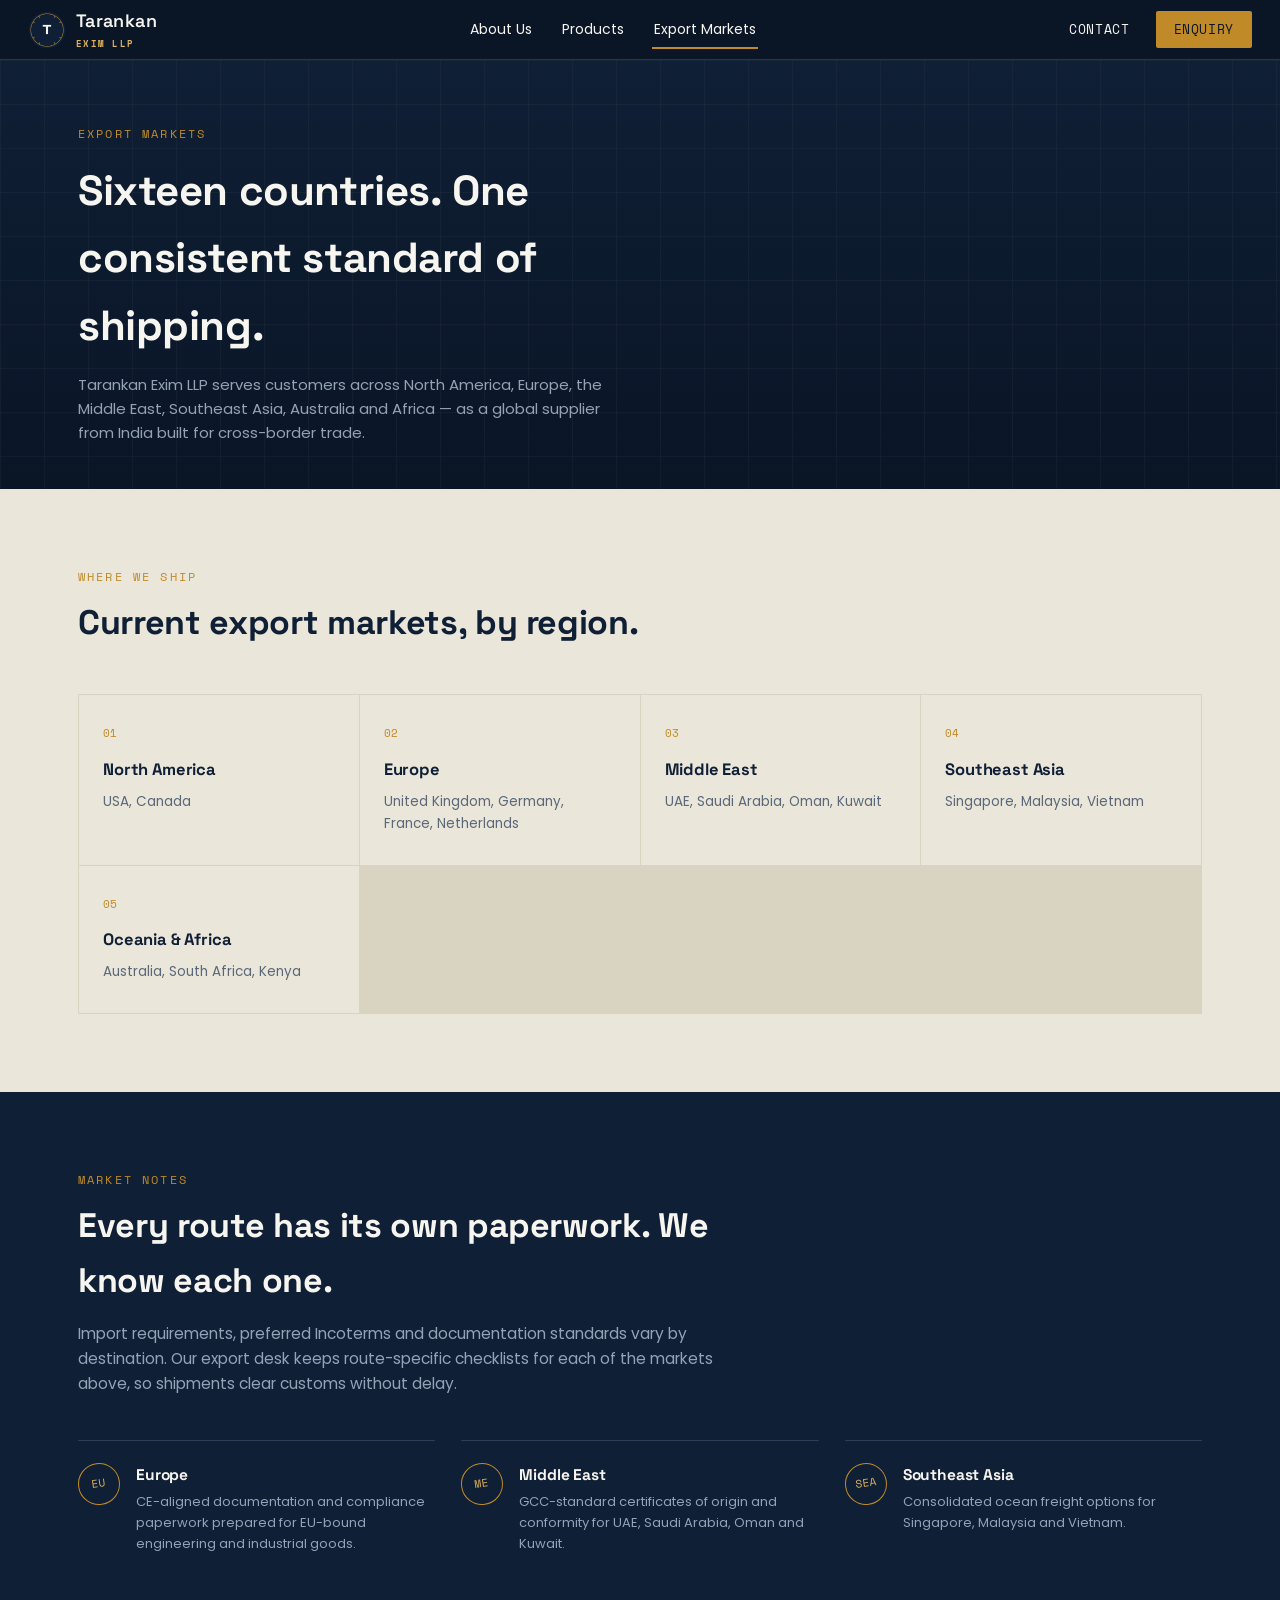
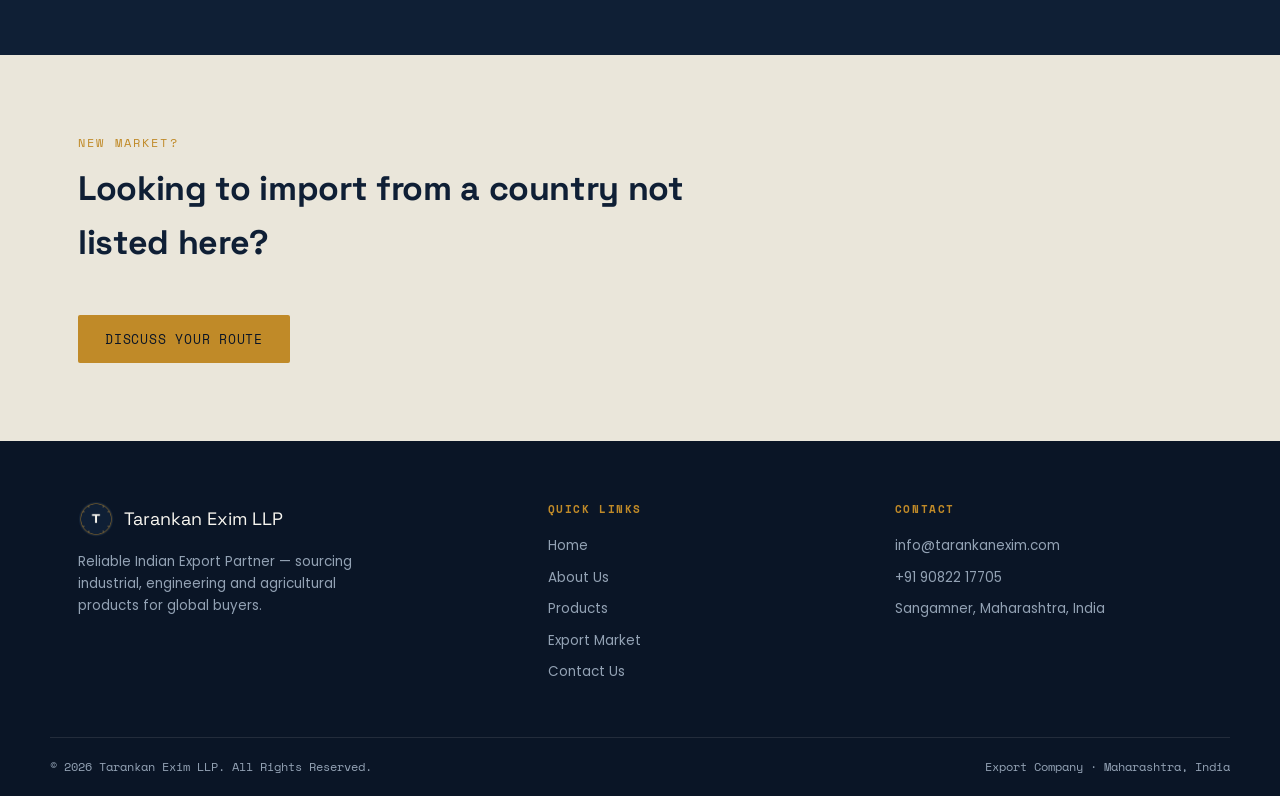
<file: export-markets.html>
<!DOCTYPE html>
<html lang="en">
<head>
<meta charset="UTF-8">
<meta name="viewport" content="width=device-width, initial-scale=1.0">
<title>Export Markets | Tarankan Exim LLP — Global Supplier from India</title>
<meta name="description" content="Tarankan Exim LLP exports from India to USA, Canada, UK, Germany, France, Netherlands, UAE, Saudi Arabia, Oman, Kuwait, Singapore, Malaysia, Vietnam, Australia, South Africa and Kenya.">
<link rel="preconnect" href="https://fonts.googleapis.com">
<link rel="preconnect" href="https://fonts.gstatic.com" crossorigin>
<link href="https://fonts.googleapis.com/css2?family=Space+Grotesk:wght@500;600;700&family=Space+Mono:wght@400;700&family=Poppins:wght@300;400;500;600&display=swap" rel="stylesheet">
<link rel="stylesheet" href="style.css">
</head>
<body>

<!-- ================= NAVIGATION ================= -->
<nav class="navigation-bar">
  <div class="navigation-bar-box" id="navigation-bar-box1">
    <div class="navigation-bar-box-logo">
      <a href="index.html"><img id="tarankan-navigation-logo" src="Assets/Logo/tarankan-navigation-logo.png" alt="Tarankan Exim LLP logo"></a>
      <a href="index.html" style="text-decoration:none;">
        <span class="tarankan-logo-text">Tarankan
          <span class="tarankan-logo-tag">Exim LLP</span>
        </span>
      </a>
    </div>
    <div class="mobile-bar">
      <button class="mobile-menu-icon" id="mobile-menu-icon" aria-label="Open menu">
        <span></span><span></span><span></span>
      </button>
    </div>
  </div>

  <div class="navigation-bar-box" id="navigation-bar-box2">
    <div class="nav-hover-item"><a href="about-us.html" id="about-us-link">About Us</a></div>
    <div class="nav-hover-item"><a href="products.html" id="products-link">Products</a></div>
    <div class="nav-hover-item"><a href="export-markets.html" id="export-markets-link" class="active">Export Markets</a></div>
  </div>

  <div class="navigation-bar-box" id="navigation-bar-box3">
    <span><a href="contact.html">Contact</a></span>
    <span><a href="enquiry.html" id="enquiry-nav-link">Enquiry</a></span>
  </div>
</nav>

<!-- Desktop hover boxes -->
<div id="about-us-hover-box" class="hover-box">
  <span class="hover-box-title">About Tarankan Exim LLP</span>
  <p>Tarankan Exim LLP is a registered Limited Liability Partnership based in Maharashtra, India. We specialize in sourcing and exporting quality products from India to international markets. Our focus is on building long-term relationships through reliability, transparency, and customer satisfaction. Whether you require industrial products, engineering components, agricultural commodities, or customized export solutions, we ensure every shipment meets international standards.</p>
  <a href="about-us.html" class="hover-box-link">Read more about us &rarr;</a>
</div>

<div id="products-hover-box" class="hover-box">
  <span class="hover-box-title">Our Product Range</span>
  <div class="products-columns">
    <a href="products.html">Screws &amp; Fasteners</a>
    <a href="products.html">Bearings</a>
    <a href="products.html">Industrial Wires</a>
    <a href="products.html">Cables</a>
    <a href="products.html">Electric Motors</a>
    <a href="products.html">Compressors</a>
    <a href="products.html">Machine Parts</a>
    <a href="products.html">Agricultural Produce</a>
  </div>
  <a href="products.html" class="hover-box-link">View all products &rarr;</a>
</div>

<div id="export-markets-hover-box" class="hover-box">
  <span class="hover-box-title">Tarankan Exim LLP serves customers across</span>
  <div class="markets-grid">
    <span>USA</span><span>Canada</span><span>UK</span><span>Germany</span>
    <span>France</span><span>Netherlands</span><span>UAE</span><span>Saudi Arabia</span>
    <span>Oman</span><span>Kuwait</span><span>Singapore</span><span>Malaysia</span>
    <span>Vietnam</span><span>Australia</span><span>South Africa</span><span>Kenya</span>
  </div>
  <a href="export-markets.html" class="hover-box-link">Explore export markets &rarr;</a>
</div>

<!-- Mobile sidebar -->
<div class="sidebar-overlay" id="sidebar-overlay"></div>
<aside class="mobile-sidebar" id="mobile-sidebar">
  <button class="mobile-sidebar-close" id="mobile-sidebar-close" aria-label="Close menu">&times;</button>
  <div class="mobile-sidebar-logo">
    <img src="Assets/Logo/tarankan-navigation-logo.png" alt="Tarankan Exim LLP logo">
    <span>Tarankan Exim LLP</span>
  </div>
  <nav class="mobile-sidebar-links">
    <a href="about-us.html">About Us</a>
    <a href="products.html">Products</a>
    <a href="export-markets.html">Export Markets</a>
    <a href="contact.html">Contact</a>
    <a href="enquiry.html">Enquiry</a>
  </nav>
  <div class="mobile-sidebar-cta">
    <a href="enquiry.html" class="btn btn-brass" style="width:100%; justify-content:center;">Send Enquiry</a>
  </div>
</aside>




<header class="page-header">
  <div class="wrap">
    <span class="eyebrow">Export Markets</span>
    <h1>Sixteen countries. One consistent standard of shipping.</h1>
    <p>Tarankan Exim LLP serves customers across North America, Europe, the Middle East, Southeast Asia, Australia and Africa — as a global supplier from India built for cross-border trade.</p>
  </div>
</header>

<section class="section section-paper">
  <div class="wrap">
    <div class="section-head">
      <span class="eyebrow">Where We Ship</span>
      <h2>Current export markets, by region.</h2>
    </div>
    <div class="grid-cards">
      <div class="card">
        <span class="card-index">01</span>
        <h3>North America</h3>
        <p>USA, Canada</p>
      </div>
      <div class="card">
        <span class="card-index">02</span>
        <h3>Europe</h3>
        <p>United Kingdom, Germany, France, Netherlands</p>
      </div>
      <div class="card">
        <span class="card-index">03</span>
        <h3>Middle East</h3>
        <p>UAE, Saudi Arabia, Oman, Kuwait</p>
      </div>
      <div class="card">
        <span class="card-index">04</span>
        <h3>Southeast Asia</h3>
        <p>Singapore, Malaysia, Vietnam</p>
      </div>
      <div class="card">
        <span class="card-index">05</span>
        <h3>Oceania &amp; Africa</h3>
        <p>Australia, South Africa, Kenya</p>
      </div>
    </div>
  </div>
</section>

<section class="section section-dark">
  <div class="wrap">
    <div class="section-head">
      <span class="eyebrow">Market Notes</span>
      <h2>Every route has its own paperwork. We know each one.</h2>
      <p class="section-lede" style="color:var(--muted);">Import requirements, preferred Incoterms and documentation standards vary by destination. Our export desk keeps route-specific checklists for each of the markets above, so shipments clear customs without delay.</p>
    </div>
    <div class="strengths-grid">
      <div class="strength-item"><div class="stamp-mini">EU</div><div><h3>Europe</h3><p>CE-aligned documentation and compliance paperwork prepared for EU-bound engineering and industrial goods.</p></div></div>
      <div class="strength-item"><div class="stamp-mini">ME</div><div><h3>Middle East</h3><p>GCC-standard certificates of origin and conformity for UAE, Saudi Arabia, Oman and Kuwait.</p></div></div>
      <div class="strength-item"><div class="stamp-mini">SEA</div><div><h3>Southeast Asia</h3><p>Consolidated ocean freight options for Singapore, Malaysia and Vietnam.</p></div></div>
    </div>
  </div>
</section>

<section class="section section-paper">
  <div class="wrap">
    <div class="section-head">
      <span class="eyebrow">New Market?</span>
      <h2>Looking to import from a country not listed here?</h2>
    </div>
    <a href="enquiry.html" class="btn btn-brass">Discuss Your Route</a>
  </div>
</section>


<!-- ================= FOOTER ================= -->
<footer class="site-footer">
  <div class="wrap footer-grid">
    <div>
      <div class="footer-brand">
        <img src="Assets/Logo/tarankan-navigation-logo.png" alt="Tarankan Exim LLP logo">
        <span>Tarankan Exim LLP</span>
      </div>
      <p class="footer-tag">Reliable Indian Export Partner — sourcing industrial, engineering and agricultural products for global buyers.</p>
    </div>
    <div class="footer-col">
      <h4>Quick Links</h4>
      <a href="index.html">Home</a>
      <a href="about-us.html">About Us</a>
      <a href="products.html">Products</a>
      <a href="export-markets.html">Export Market</a>
      <a href="contact.html">Contact Us</a>
    </div>
    <div class="footer-col">
      <h4>Contact</h4>
      <p>info@tarankanexim.com</p>
      <p>+91 90822 17705</p>
      <p>Sangamner, Maharashtra, India</p>
    </div>
  </div>
  <div class="wrap footer-bottom">
    <span>&copy; 2026 Tarankan Exim LLP. All Rights Reserved.</span>
    <span>Export Company · Maharashtra, India</span>
  </div>
</footer>



<script src="script.js"></script>
</body>
</html>
</file>
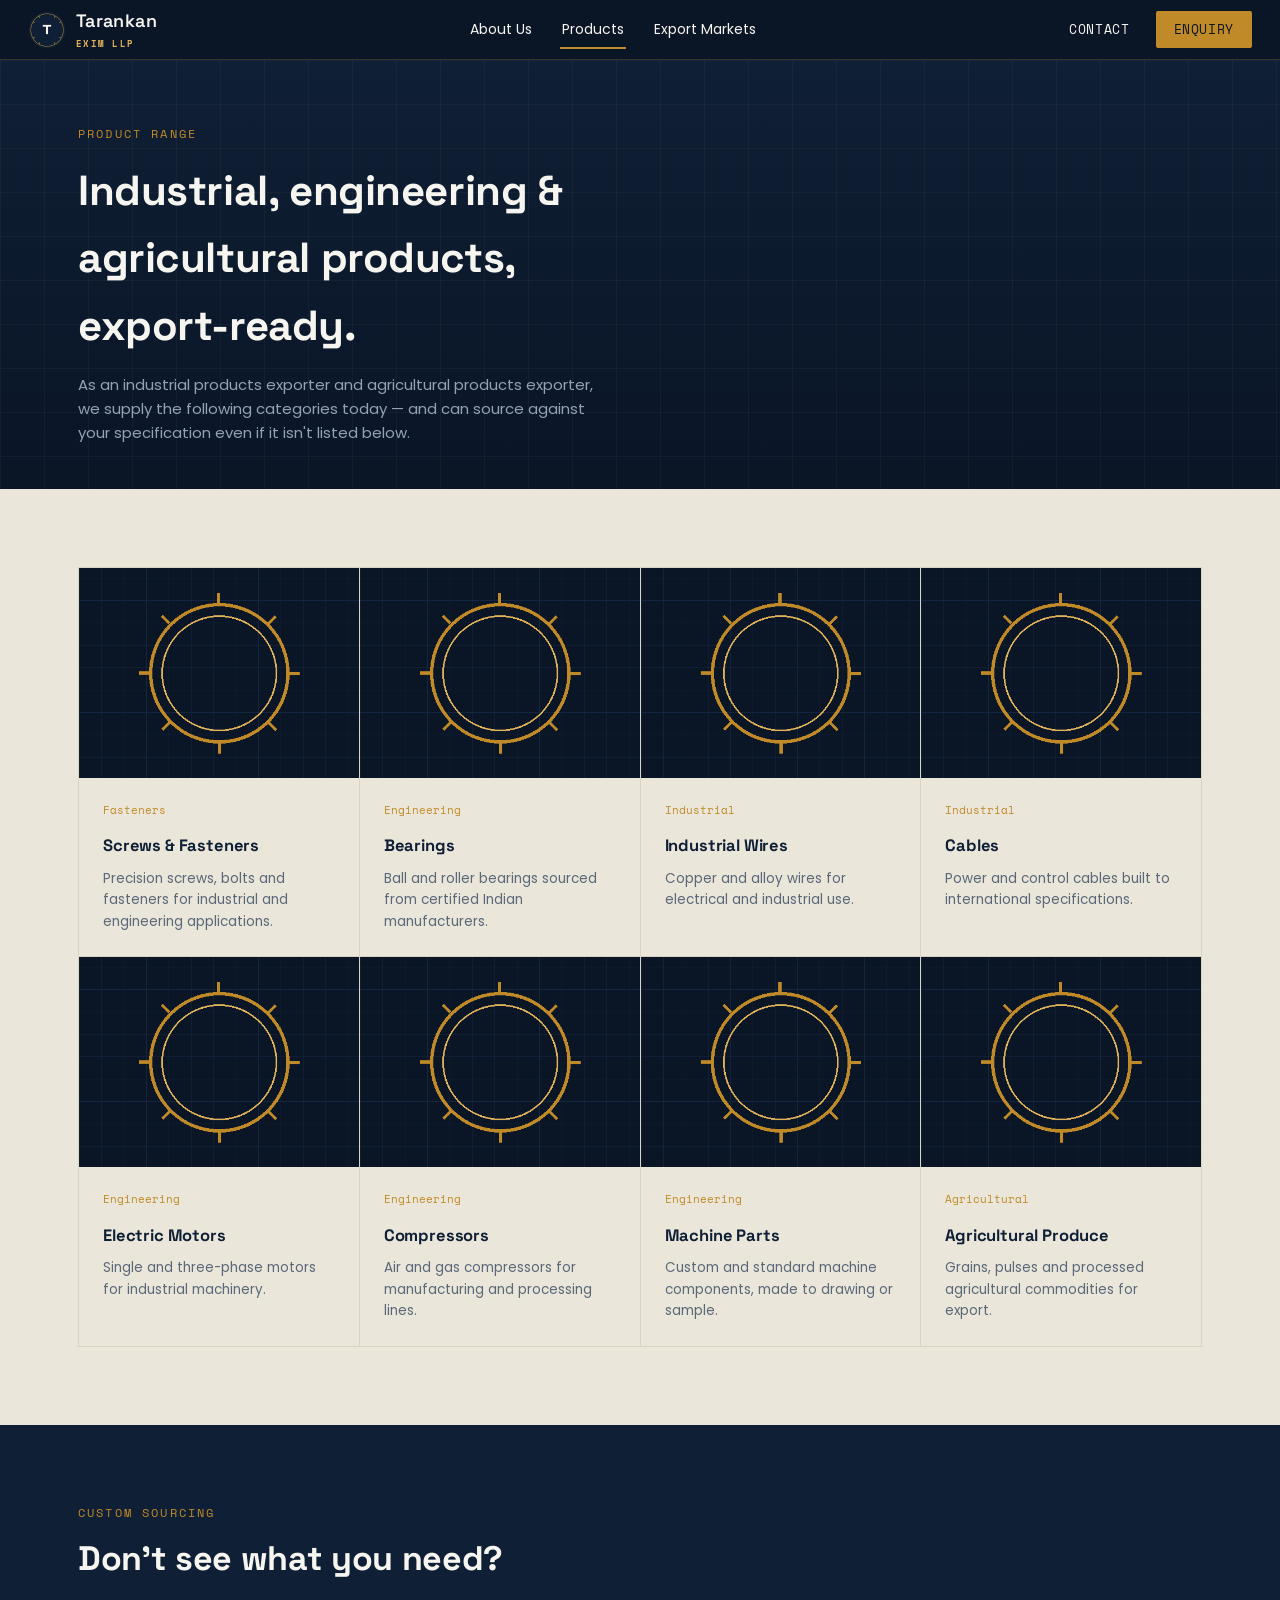
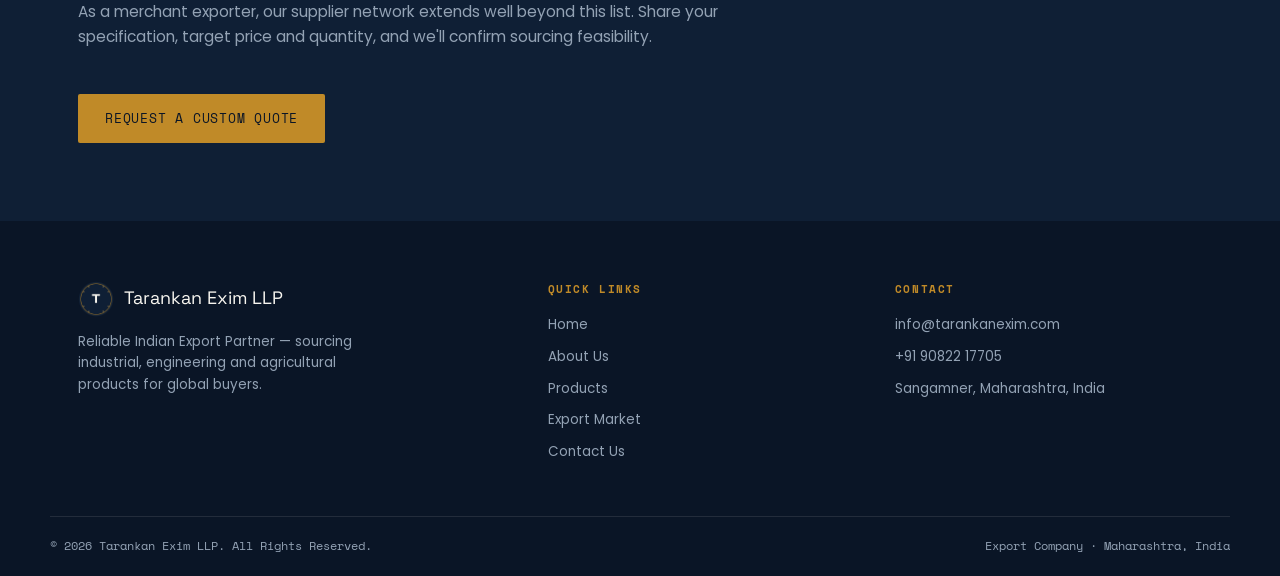
<file: products.html>
<!DOCTYPE html>
<html lang="en">
<head>
<meta charset="UTF-8">
<meta name="viewport" content="width=device-width, initial-scale=1.0">
<title>Products | Tarankan Exim LLP — Industrial &amp; Agricultural Products Exporter</title>
<meta name="description" content="Browse Tarankan Exim LLP's export range: screws and fasteners, bearings, wires, cables, electric motors, compressors, machine parts and agricultural produce.">
<link rel="preconnect" href="https://fonts.googleapis.com">
<link rel="preconnect" href="https://fonts.gstatic.com" crossorigin>
<link href="https://fonts.googleapis.com/css2?family=Space+Grotesk:wght@500;600;700&family=Space+Mono:wght@400;700&family=Poppins:wght@300;400;500;600&display=swap" rel="stylesheet">
<link rel="stylesheet" href="style.css">
</head>
<body>

<!-- ================= NAVIGATION ================= -->
<nav class="navigation-bar">
  <div class="navigation-bar-box" id="navigation-bar-box1">
    <div class="navigation-bar-box-logo">
      <a href="index.html"><img id="tarankan-navigation-logo" src="Assets/Logo/tarankan-navigation-logo.png" alt="Tarankan Exim LLP logo"></a>
      <a href="index.html" style="text-decoration:none;">
        <span class="tarankan-logo-text">Tarankan
          <span class="tarankan-logo-tag">Exim LLP</span>
        </span>
      </a>
    </div>
    <div class="mobile-bar">
      <button class="mobile-menu-icon" id="mobile-menu-icon" aria-label="Open menu">
        <span></span><span></span><span></span>
      </button>
    </div>
  </div>

  <div class="navigation-bar-box" id="navigation-bar-box2">
    <div class="nav-hover-item"><a href="about-us.html" id="about-us-link">About Us</a></div>
    <div class="nav-hover-item"><a href="products.html" id="products-link" class="active">Products</a></div>
    <div class="nav-hover-item"><a href="export-markets.html" id="export-markets-link">Export Markets</a></div>
  </div>

  <div class="navigation-bar-box" id="navigation-bar-box3">
    <span><a href="contact.html">Contact</a></span>
    <span><a href="enquiry.html" id="enquiry-nav-link">Enquiry</a></span>
  </div>
</nav>

<!-- Desktop hover boxes -->
<div id="about-us-hover-box" class="hover-box">
  <span class="hover-box-title">About Tarankan Exim LLP</span>
  <p>Tarankan Exim LLP is a registered Limited Liability Partnership based in Maharashtra, India. We specialize in sourcing and exporting quality products from India to international markets. Our focus is on building long-term relationships through reliability, transparency, and customer satisfaction. Whether you require industrial products, engineering components, agricultural commodities, or customized export solutions, we ensure every shipment meets international standards.</p>
  <a href="about-us.html" class="hover-box-link">Read more about us &rarr;</a>
</div>

<div id="products-hover-box" class="hover-box">
  <span class="hover-box-title">Our Product Range</span>
  <div class="products-columns">
    <a href="products.html">Screws &amp; Fasteners</a>
    <a href="products.html">Bearings</a>
    <a href="products.html">Industrial Wires</a>
    <a href="products.html">Cables</a>
    <a href="products.html">Electric Motors</a>
    <a href="products.html">Compressors</a>
    <a href="products.html">Machine Parts</a>
    <a href="products.html">Agricultural Produce</a>
  </div>
  <a href="products.html" class="hover-box-link">View all products &rarr;</a>
</div>

<div id="export-markets-hover-box" class="hover-box">
  <span class="hover-box-title">Tarankan Exim LLP serves customers across</span>
  <div class="markets-grid">
    <span>USA</span><span>Canada</span><span>UK</span><span>Germany</span>
    <span>France</span><span>Netherlands</span><span>UAE</span><span>Saudi Arabia</span>
    <span>Oman</span><span>Kuwait</span><span>Singapore</span><span>Malaysia</span>
    <span>Vietnam</span><span>Australia</span><span>South Africa</span><span>Kenya</span>
  </div>
  <a href="export-markets.html" class="hover-box-link">Explore export markets &rarr;</a>
</div>

<!-- Mobile sidebar -->
<div class="sidebar-overlay" id="sidebar-overlay"></div>
<aside class="mobile-sidebar" id="mobile-sidebar">
  <button class="mobile-sidebar-close" id="mobile-sidebar-close" aria-label="Close menu">&times;</button>
  <div class="mobile-sidebar-logo">
    <img src="Assets/Logo/tarankan-navigation-logo.png" alt="Tarankan Exim LLP logo">
    <span>Tarankan Exim LLP</span>
  </div>
  <nav class="mobile-sidebar-links">
    <a href="about-us.html">About Us</a>
    <a href="products.html">Products</a>
    <a href="export-markets.html">Export Markets</a>
    <a href="contact.html">Contact</a>
    <a href="enquiry.html">Enquiry</a>
  </nav>
  <div class="mobile-sidebar-cta">
    <a href="enquiry.html" class="btn btn-brass" style="width:100%; justify-content:center;">Send Enquiry</a>
  </div>
</aside>




<header class="page-header">
  <div class="wrap">
    <span class="eyebrow">Product Range</span>
    <h1>Industrial, engineering &amp; agricultural products, export-ready.</h1>
    <p>As an industrial products exporter and agricultural products exporter, we supply the following categories today — and can source against your specification even if it isn't listed below.</p>
  </div>
</header>

<section class="section section-paper">
  <div class="wrap">
    <div class="grid-cards">
      <div class="card" style="padding:0; overflow:hidden;">
        <img src="Assets/Products/screw.png" alt="Screws &amp; Fasteners exported by Tarankan Exim LLP" style="width:100%; aspect-ratio:4/3; object-fit:cover;">
        <div style="padding:24px;">
          <span class="card-index">Fasteners</span>
          <h3>Screws &amp; Fasteners</h3>
          <p>Precision screws, bolts and fasteners for industrial and engineering applications.</p>
        </div>
      </div>
      <div class="card" style="padding:0; overflow:hidden;">
        <img src="Assets/Products/bearings.png" alt="Bearings exported by Tarankan Exim LLP" style="width:100%; aspect-ratio:4/3; object-fit:cover;">
        <div style="padding:24px;">
          <span class="card-index">Engineering</span>
          <h3>Bearings</h3>
          <p>Ball and roller bearings sourced from certified Indian manufacturers.</p>
        </div>
      </div>
      <div class="card" style="padding:0; overflow:hidden;">
        <img src="Assets/Products/wires.png" alt="Industrial Wires exported by Tarankan Exim LLP" style="width:100%; aspect-ratio:4/3; object-fit:cover;">
        <div style="padding:24px;">
          <span class="card-index">Industrial</span>
          <h3>Industrial Wires</h3>
          <p>Copper and alloy wires for electrical and industrial use.</p>
        </div>
      </div>
      <div class="card" style="padding:0; overflow:hidden;">
        <img src="Assets/Products/cables.png" alt="Cables exported by Tarankan Exim LLP" style="width:100%; aspect-ratio:4/3; object-fit:cover;">
        <div style="padding:24px;">
          <span class="card-index">Industrial</span>
          <h3>Cables</h3>
          <p>Power and control cables built to international specifications.</p>
        </div>
      </div>
      <div class="card" style="padding:0; overflow:hidden;">
        <img src="Assets/Products/electric-motor.png" alt="Electric Motors exported by Tarankan Exim LLP" style="width:100%; aspect-ratio:4/3; object-fit:cover;">
        <div style="padding:24px;">
          <span class="card-index">Engineering</span>
          <h3>Electric Motors</h3>
          <p>Single and three-phase motors for industrial machinery.</p>
        </div>
      </div>
      <div class="card" style="padding:0; overflow:hidden;">
        <img src="Assets/Products/compressors.png" alt="Compressors exported by Tarankan Exim LLP" style="width:100%; aspect-ratio:4/3; object-fit:cover;">
        <div style="padding:24px;">
          <span class="card-index">Engineering</span>
          <h3>Compressors</h3>
          <p>Air and gas compressors for manufacturing and processing lines.</p>
        </div>
      </div>
      <div class="card" style="padding:0; overflow:hidden;">
        <img src="Assets/Products/machine-parts.png" alt="Machine Parts exported by Tarankan Exim LLP" style="width:100%; aspect-ratio:4/3; object-fit:cover;">
        <div style="padding:24px;">
          <span class="card-index">Engineering</span>
          <h3>Machine Parts</h3>
          <p>Custom and standard machine components, made to drawing or sample.</p>
        </div>
      </div>
      <div class="card" style="padding:0; overflow:hidden;">
        <img src="Assets/Products/agri-produce.png" alt="Agricultural Produce exported by Tarankan Exim LLP" style="width:100%; aspect-ratio:4/3; object-fit:cover;">
        <div style="padding:24px;">
          <span class="card-index">Agricultural</span>
          <h3>Agricultural Produce</h3>
          <p>Grains, pulses and processed agricultural commodities for export.</p>
        </div>
      </div>
    </div>
  </div>
</section>

<section class="section section-dark">
  <div class="wrap">
    <div class="section-head">
      <span class="eyebrow">Custom Sourcing</span>
      <h2>Don't see what you need?</h2>
      <p class="section-lede" style="color:var(--muted);">As a merchant exporter, our supplier network extends well beyond this list. Share your specification, target price and quantity, and we'll confirm sourcing feasibility.</p>
    </div>
    <a href="enquiry.html" class="btn btn-brass">Request a Custom Quote</a>
  </div>
</section>


<!-- ================= FOOTER ================= -->
<footer class="site-footer">
  <div class="wrap footer-grid">
    <div>
      <div class="footer-brand">
        <img src="Assets/Logo/tarankan-navigation-logo.png" alt="Tarankan Exim LLP logo">
        <span>Tarankan Exim LLP</span>
      </div>
      <p class="footer-tag">Reliable Indian Export Partner — sourcing industrial, engineering and agricultural products for global buyers.</p>
    </div>
    <div class="footer-col">
      <h4>Quick Links</h4>
      <a href="index.html">Home</a>
      <a href="about-us.html">About Us</a>
      <a href="products.html">Products</a>
      <a href="export-markets.html">Export Market</a>
      <a href="contact.html">Contact Us</a>
    </div>
    <div class="footer-col">
      <h4>Contact</h4>
      <p>info@tarankanexim.com</p>
      <p>+91 90822 17705</p>
      <p>Sangamner, Maharashtra, India</p>
    </div>
  </div>
  <div class="wrap footer-bottom">
    <span>&copy; 2026 Tarankan Exim LLP. All Rights Reserved.</span>
    <span>Export Company · Maharashtra, India</span>
  </div>
</footer>



<script src="script.js"></script>
</body>
</html>
</file>
<file: style.css>
/* =========================================================
   TARANKAN EXIM LLP — Design tokens
   Palette: maritime navy + brass (trade/export identity)
   Type: Space Grotesk (display) / Poppins (body) / Space Mono (data)
   ========================================================= */
:root{
  --navy: #0F1F35;
  --navy-deep: #0A1526;
  --navy-soft: #16283F;
  --brass: #C08A28;
  --brass-light: #E0B25A;
  --paper: #EAE6DA;
  --paper-line: #D9D3C1;
  --ink: #16202C;
  --white: #F7F5EF;
  --muted: #93A2B4;

  --font-display: 'Space Grotesk', sans-serif;
  --font-body: 'Poppins', sans-serif;
  --font-mono: 'Space Mono', monospace;

  --nav-height: 60px;
  --container: 1180px;
}

*{ padding:0; margin:0; box-sizing:border-box; }

html{ scroll-behavior:smooth; }

body{
  font-family: var(--font-body);
  background:var(--paper);
  color:var(--ink);
  line-height:1.6;
  padding-top: var(--nav-height);
}

img{ max-width:100%; display:block; }
a{ color:inherit; }
ul{ list-style:none; }

.eyebrow{
  font-family: var(--font-mono);
  font-size:12px;
  letter-spacing:.18em;
  text-transform:uppercase;
  color:var(--brass);
}

h1,h2,h3{
  font-family: var(--font-display);
  color:var(--navy);
  letter-spacing:-0.01em;
}

.wrap{
  max-width: var(--container);
  margin:0 auto;
  padding:0 28px;
}

.btn{
  display:inline-flex;
  align-items:center;
  gap:8px;
  font-family: var(--font-mono);
  font-size:13px;
  letter-spacing:.06em;
  text-transform:uppercase;
  padding:13px 26px;
  border-radius:2px;
  text-decoration:none;
  border:1px solid transparent;
  cursor:pointer;
  transition: all .22s ease;
}
.btn-brass{
  background:var(--brass);
  color:var(--navy-deep);
}
.btn-brass:hover{ background:var(--brass-light); transform:translateY(-2px); }
.btn-outline{
  border-color: var(--brass);
  color:var(--brass);
  background:transparent;
}
.btn-outline:hover{ background:var(--brass); color:var(--navy-deep); }
.btn-outline-light{
  border-color: rgba(247,245,239,.5);
  color:var(--white);
  background:transparent;
}
.btn-outline-light:hover{ border-color:var(--brass); color:var(--brass-light); }

/* =========================================================
   NAVIGATION
   ========================================================= */
.navigation-bar{
  position:fixed;
  top:0; left:0;
  height:var(--nav-height);
  width:100%;
  background:var(--navy-deep);
  border-bottom:1px solid rgba(192,138,40,.25);
  font-family: var(--font-body);
  font-size:14px;
  padding:0 28px;
  display:flex;
  justify-content:space-between;
  align-items:center;
  z-index:500;
}

.navigation-bar-box{ display:flex; align-items:center; gap:26px; height:100%; }

.navigation-bar-box-logo{ display:flex; align-items:center; gap:10px; }
#tarankan-navigation-logo{ width:38px; height:38px; border-radius:50%; }
.tarankan-logo-text{
  color:var(--white);
  font-family: var(--font-display);
  font-weight:600;
  font-size:18px;
  letter-spacing:.02em;
}
.tarankan-logo-tag{
  display:block;
  font-family: var(--font-mono);
  font-size:9px;
  letter-spacing:.14em;
  color:var(--brass-light);
  text-transform:uppercase;
  margin-top:1px;
}
.navigation-bar-box-logo a{ text-decoration:none; display:flex; }

.nav-hover-item{ position:relative; height:100%; display:flex; align-items:center; }
.nav-hover-item > a{
  text-decoration:none;
  color:var(--white);
  padding:8px 2px;
  position:relative;
}
.nav-hover-item > a::after{
  content:"";
  position:absolute;
  left:0; bottom:0;
  width:0%; height:2px;
  background:var(--brass);
  transition:width .25s ease;
}
.nav-hover-item:hover > a::after{ width:100%; }
.nav-hover-item > a.active::after{ width:100%; }

.navigation-bar-box#navigation-bar-box3 a{
  text-decoration:none;
  color:var(--white);
  font-family: var(--font-mono);
  font-size:12.5px;
  letter-spacing:.05em;
  text-transform:uppercase;
}
.navigation-bar-box#navigation-bar-box3 a#enquiry-nav-link{
  color:var(--navy-deep);
  background:var(--brass);
  padding:9px 18px;
  border-radius:2px;
  transition:background .2s ease;
}
.navigation-bar-box#navigation-bar-box3 a#enquiry-nav-link:hover{ background:var(--brass-light); }
.navigation-bar-box#navigation-bar-box3 a:not(#enquiry-nav-link):hover{ color:var(--brass-light); }

/* ---- Hover dropdown boxes ---- */
.hover-box{
  position:fixed;
  top:var(--nav-height);
  left:50%;
  transform:translateX(-50%) translateY(-8px);
  width:min(640px, 92vw);
  background:var(--white);
  border:1px solid var(--paper-line);
  border-top:3px solid var(--brass);
  box-shadow:0 24px 48px rgba(10,21,38,.28);
  padding:26px 30px;
  opacity:0;
  visibility:hidden;
  pointer-events:none;
  transition: opacity .2s ease, transform .2s ease, visibility .2s;
  z-index:490;
}
.hover-box.is-open{
  opacity:1;
  visibility:visible;
  pointer-events:auto;
  transform:translateX(-50%) translateY(0);
}
.hover-box::before{
  content:"";
  position:absolute;
  top:-9px; left:50%;
  transform:translateX(-50%) rotate(45deg);
  width:16px; height:16px;
  background:var(--white);
  border-left:1px solid var(--paper-line);
  border-top:3px solid var(--brass);
}

.hover-box-title{
  font-family:var(--font-mono);
  font-size:11px;
  letter-spacing:.16em;
  text-transform:uppercase;
  color:var(--brass);
  margin-bottom:12px;
}
.hover-box p{ color:var(--ink); font-size:14.5px; margin-bottom:16px; }
.hover-box-link{
  font-family:var(--font-mono);
  font-size:12.5px;
  letter-spacing:.05em;
  text-transform:uppercase;
  color:var(--navy);
  text-decoration:none;
  border-bottom:1px solid var(--brass);
  padding-bottom:2px;
}
.hover-box-link:hover{ color:var(--brass); }

#products-hover-box .products-columns{
  display:grid;
  grid-template-columns:1fr 1fr;
  gap:6px 24px;
  margin-bottom:18px;
}
#products-hover-box .products-columns a{
  display:block;
  padding:6px 0;
  font-size:14px;
  text-decoration:none;
  color:var(--ink);
  border-bottom:1px dashed var(--paper-line);
}
#products-hover-box .products-columns a:hover{ color:var(--brass); }

#export-markets-hover-box .markets-grid{
  display:grid;
  grid-template-columns:repeat(4,1fr);
  gap:6px 10px;
  margin-bottom:18px;
  font-family:var(--font-mono);
  font-size:11.5px;
  color:var(--navy);
}
#export-markets-hover-box .markets-grid span{
  padding:5px 0;
  border-bottom:1px dashed var(--paper-line);
}

/* ---- Mobile nav ---- */
.mobile-bar{ display:none; }
.mobile-menu-icon{
  width:24px; height:18px;
  position:relative;
  cursor:pointer;
  background:none; border:none;
}
.mobile-menu-icon span{
  position:absolute; left:0; width:100%; height:2px;
  background:var(--white); transition:all .25s ease;
}
.mobile-menu-icon span:nth-child(1){ top:0; }
.mobile-menu-icon span:nth-child(2){ top:8px; }
.mobile-menu-icon span:nth-child(3){ top:16px; }

.sidebar-overlay{
  position:fixed; inset:0;
  background:rgba(10,21,38,.55);
  z-index:600;
  opacity:0; visibility:hidden;
  transition:opacity .3s ease, visibility .3s;
}
.sidebar-overlay.is-open{ opacity:1; visibility:visible; }

.mobile-sidebar{
  position:fixed; top:0; left:0;
  height:100%; width:78%; max-width:320px;
  background:var(--navy-deep);
  z-index:650;
  transform:translateX(-100%);
  transition:transform .32s cubic-bezier(.65,0,.35,1);
  padding:26px 26px;
  display:flex; flex-direction:column;
}
.mobile-sidebar.is-open{ transform:translateX(0); }

.mobile-sidebar-close{
  align-self:flex-end;
  background:none; border:none;
  color:var(--white);
  font-size:26px;
  cursor:pointer;
  line-height:1;
  margin-bottom:26px;
}
.mobile-sidebar-logo{
  display:flex; align-items:center; gap:10px;
  margin-bottom:34px;
}
.mobile-sidebar-logo img{ width:34px; height:34px; border-radius:50%; }
.mobile-sidebar-logo span{ color:var(--white); font-family:var(--font-display); font-size:17px; }

.mobile-sidebar-links{ display:flex; flex-direction:column; gap:2px; }
.mobile-sidebar-links a{
  color:var(--white);
  text-decoration:none;
  font-family:var(--font-display);
  font-size:19px;
  padding:14px 4px;
  border-bottom:1px solid rgba(247,245,239,.08);
}
.mobile-sidebar-links a:hover{ color:var(--brass-light); }
.mobile-sidebar-cta{ margin-top:auto; padding-top:20px; }

/* =========================================================
   HERO
   ========================================================= */
.hero{
  position:relative;
  background:
    radial-gradient(1100px 500px at 82% -10%, rgba(192,138,40,.16), transparent 60%),
    linear-gradient(180deg, var(--navy) 0%, var(--navy-deep) 100%);
  overflow:hidden;
  padding:96px 0 70px;
}
.hero::before{
  content:"";
  position:absolute; inset:0;
  background-image:
    linear-gradient(rgba(247,245,239,.035) 1px, transparent 1px),
    linear-gradient(90deg, rgba(247,245,239,.035) 1px, transparent 1px);
  background-size:44px 44px;
  pointer-events:none;
}
.hero-inner{
  position:relative;
  display:grid;
  grid-template-columns:1.1fr .9fr;
  gap:50px;
  align-items:center;
}
.hero-eyebrow{
  display:flex; align-items:center; gap:10px;
  margin-bottom:18px;
}
.hero-eyebrow::before{
  content:"";
  width:26px; height:1px;
  background:var(--brass);
}
.hero h1{
  color:var(--white);
  font-size:clamp(32px, 4.4vw, 52px);
  line-height:1.12;
  font-weight:600;
  margin-bottom:20px;
}
.hero h1 em{ color:var(--brass-light); font-style:normal; }
.hero p.lede{
  color:var(--muted);
  font-size:16px;
  max-width:52ch;
  margin-bottom:32px;
}
.hero-actions{ display:flex; gap:14px; flex-wrap:wrap; margin-bottom:38px; }

.hero-stats{
  display:flex;
  gap:0;
  border-top:1px solid rgba(247,245,239,.14);
  padding-top:22px;
}
.hero-stats div{
  flex:1;
  padding-right:18px;
}
.hero-stats strong{
  display:block;
  font-family:var(--font-display);
  font-size:26px;
  color:var(--brass-light);
}
.hero-stats span{
  font-family:var(--font-mono);
  font-size:10.5px;
  letter-spacing:.08em;
  text-transform:uppercase;
  color:var(--muted);
}

/* ---- Trade lane graphic (signature element) ---- */
.trade-lane{
  position:relative;
  aspect-ratio:1/1;
  max-width:440px;
  margin-left:auto;
}
.trade-lane svg{ width:100%; height:100%; }
.trade-lane .lane-path{
  fill:none;
  stroke:var(--brass);
  stroke-width:1.4;
  stroke-dasharray:5 5;
  animation:dash-flow 22s linear infinite;
  opacity:.85;
}
@keyframes dash-flow{ to{ stroke-dashoffset:-400; } }
.trade-lane .lane-node{ fill:var(--brass-light); }
.trade-lane .lane-node.origin{ fill:var(--brass); }
.trade-lane text{
  font-family:var(--font-mono);
  font-size:7.5px;
  fill:var(--muted);
  letter-spacing:.04em;
}
.trade-lane .stamp{
  fill:none; stroke:var(--brass); stroke-width:1;
}
.trade-lane .stamp-text{
  font-family:var(--font-mono);
  font-size:6px;
  fill:var(--brass-light);
}

@media (prefers-reduced-motion: reduce){
  .trade-lane .lane-path{ animation:none; }
}

/* =========================================================
   SLIDING PRODUCT BOXES
   ========================================================= */
.marquee-section{
  background:var(--navy-deep);
  padding:56px 0 64px;
  overflow:hidden;
}
.marquee-heading{
  text-align:center;
  margin-bottom:34px;
}
.marquee-heading h2{ color:var(--white); font-size:26px; }
.marquee-heading .eyebrow{ display:block; margin-bottom:8px; }

.marquee-row{
  display:flex;
  width:max-content;
  gap:22px;
  will-change:transform;
}
.marquee-row.row-left{ animation:scroll-left 34s linear infinite; margin-bottom:22px; }
.marquee-row.row-right{ animation:scroll-right 34s linear infinite; }

@keyframes scroll-left{ from{ transform:translateX(0);} to{ transform:translateX(-50%);} }
@keyframes scroll-right{ from{ transform:translateX(-50%);} to{ transform:translateX(0);} }

.marquee-track:hover .marquee-row{ animation-play-state:paused; }

.slide-box{
  flex:0 0 auto;
  width:clamp(140px, 18vw, 220px);
  height:clamp(140px, 18vw, 220px);
  border-radius:18px;
  overflow:hidden;
  border:1px solid rgba(192,138,40,.3);
  background:var(--navy-soft);
  position:relative;
}
.slide-box img{
  width:100%; height:100%;
  object-fit:cover;
}
.slide-box::after{
  content:attr(data-label);
  position:absolute;
  left:10px; bottom:8px;
  font-family:var(--font-mono);
  font-size:10px;
  letter-spacing:.06em;
  text-transform:uppercase;
  color:var(--white);
  background:rgba(10,21,38,.65);
  padding:3px 8px;
  border-radius:2px;
}

/* =========================================================
   GENERIC SECTIONS
   ========================================================= */
.section{ padding:78px 0; }
.section-dark{ background:var(--navy); }
.section-dark h2, .section-dark .section-lede{ color:var(--white); }
.section-paper{ background:var(--paper); }

.section-head{ max-width:640px; margin-bottom:44px; }
.section-head .eyebrow{ display:block; margin-bottom:10px; }
.section-head h2{ font-size:clamp(24px,3vw,34px); margin-bottom:14px; }
.section-lede{ color:#4B5A6B; font-size:15.5px; }

.grid-cards{
  display:grid;
  grid-template-columns:repeat(4, 1fr);
  gap:1px;
  background:var(--paper-line);
  border:1px solid var(--paper-line);
}
.card{
  background:var(--paper);
  padding:30px 24px;
  position:relative;
}
.card .card-index{
  font-family:var(--font-mono);
  font-size:11px;
  color:var(--brass);
  margin-bottom:14px;
  display:block;
}
.card h3{ font-size:16.5px; margin-bottom:8px; }
.card p{ font-size:13.5px; color:#5A6879; }

.grid-cards.dark{ background:rgba(247,245,239,.12); border-color:rgba(247,245,239,.12); }
.grid-cards.dark .card{ background:var(--navy); }
.grid-cards.dark .card h3{ color:var(--white); }
.grid-cards.dark .card p{ color:var(--muted); }

/* Strengths list variant */
.strengths-grid{
  display:grid;
  grid-template-columns:repeat(3,1fr);
  gap:26px;
}
.strength-item{
  display:flex;
  gap:16px;
  align-items:flex-start;
  padding:22px 0;
  border-top:1px solid rgba(247,245,239,.14);
}
.strength-item .stamp-mini{
  flex:0 0 auto;
  width:42px; height:42px;
  border:1px solid var(--brass);
  border-radius:50%;
  display:flex; align-items:center; justify-content:center;
  font-family:var(--font-mono);
  font-size:11px;
  color:var(--brass-light);
  transform:rotate(-8deg);
}
.strength-item h3{ color:var(--white); font-size:15.5px; margin-bottom:4px; }
.strength-item p{ color:var(--muted); font-size:13px; }

/* =========================================================
   CONTACT
   ========================================================= */
.contact-panel{
  display:grid;
  grid-template-columns:1fr 1fr;
  gap:0;
  background:var(--white);
  border:1px solid var(--paper-line);
}
.contact-block{ padding:40px; }
.contact-block + .contact-block{ border-left:1px solid var(--paper-line); }
.contact-block h3{
  font-family:var(--font-mono);
  font-size:11px;
  letter-spacing:.14em;
  text-transform:uppercase;
  color:var(--brass);
  margin-bottom:16px;
}
.contact-block address, .contact-block p{
  font-style:normal;
  font-size:14.5px;
  color:var(--ink);
  margin-bottom:6px;
}
.contact-block a{ text-decoration:none; color:var(--navy); border-bottom:1px solid var(--paper-line); }
.contact-block a:hover{ color:var(--brass); border-color:var(--brass); }

/* =========================================================
   FOOTER
   ========================================================= */
.site-footer{
  background:var(--navy-deep);
  color:var(--muted);
  padding:60px 0 0;
}
.footer-grid{
  display:grid;
  grid-template-columns:1.4fr 1fr 1fr;
  gap:40px;
  padding-bottom:44px;
  border-bottom:1px solid rgba(247,245,239,.1);
}
.footer-brand{ display:flex; align-items:center; gap:10px; margin-bottom:14px; }
.footer-brand img{ width:36px; height:36px; border-radius:50%; }
.footer-brand span{ color:var(--white); font-family:var(--font-display); font-size:18px; }
.footer-tag{ font-size:13.5px; max-width:32ch; }
.footer-col h4{
  font-family:var(--font-mono);
  font-size:11px;
  letter-spacing:.14em;
  text-transform:uppercase;
  color:var(--brass);
  margin-bottom:16px;
}
.footer-col a, .footer-col p{
  display:block;
  text-decoration:none;
  color:var(--muted);
  font-size:13.5px;
  margin-bottom:10px;
}
.footer-col a:hover{ color:var(--brass-light); }
.footer-bottom{
  display:flex; justify-content:space-between; align-items:center;
  padding:20px 0;
  font-family:var(--font-mono);
  font-size:11.5px;
  flex-wrap:wrap;
  gap:10px;
}

/* =========================================================
   PAGE HEADER (inner pages)
   ========================================================= */
.page-header{
  background:linear-gradient(180deg, var(--navy) 0%, var(--navy-deep) 100%);
  padding:64px 0 44px;
  position:relative;
  overflow:hidden;
}
.page-header::before{
  content:"";
  position:absolute; inset:0;
  background-image:
    linear-gradient(rgba(247,245,239,.035) 1px, transparent 1px),
    linear-gradient(90deg, rgba(247,245,239,.035) 1px, transparent 1px);
  background-size:44px 44px;
}
.page-header .wrap{ position:relative; }
.page-header .eyebrow{ margin-bottom:14px; display:block; }
.page-header h1{ color:var(--white); font-size:clamp(28px,4vw,42px); max-width:18ch; }
.page-header p{ color:var(--muted); max-width:60ch; margin-top:14px; font-size:15px; }

/* =========================================================
   RESPONSIVE
   ========================================================= */
@media (max-width: 980px){
  .hero-inner{ grid-template-columns:1fr; }
  .trade-lane{ margin:0 auto; max-width:320px; }
  .grid-cards{ grid-template-columns:repeat(2,1fr); }
  .strengths-grid{ grid-template-columns:repeat(2,1fr); }
  .footer-grid{ grid-template-columns:1fr 1fr; }
  .contact-panel{ grid-template-columns:1fr; }
  .contact-block + .contact-block{ border-left:none; border-top:1px solid var(--paper-line); }
}

@media (max-width: 700px){
  #navigation-bar-box2{ display:none; }
  #navigation-bar-box3{ display:none; }
  .mobile-bar{ display:flex; align-items:center; gap:14px; }
  .navigation-bar{ justify-content:space-between; }
  .navigation-bar-box-logo-mobile{ display:flex; align-items:center; gap:10px; }
  .navigation-bar-box-logo-mobile img{ width:32px; height:32px; border-radius:50%; }
  .navigation-bar-box-logo-mobile span{ color:var(--white); font-family:var(--font-display); font-size:16px; }

  .hero{ padding:56px 0 44px; }
  .hero-stats{ flex-wrap:wrap; }
  .hero-stats div{ flex:0 0 50%; margin-bottom:16px; padding-right:0;}

  .grid-cards{ grid-template-columns:1fr; }
  .strengths-grid{ grid-template-columns:1fr; }
  .footer-grid{ grid-template-columns:1fr; gap:30px; }
  .footer-bottom{ flex-direction:column; align-items:flex-start; }
  .section{ padding:56px 0; }
}

@media (min-width: 701px){
  .mobile-bar, .mobile-menu-icon, .mobile-sidebar, .sidebar-overlay{ display:none; }
}
</file>
